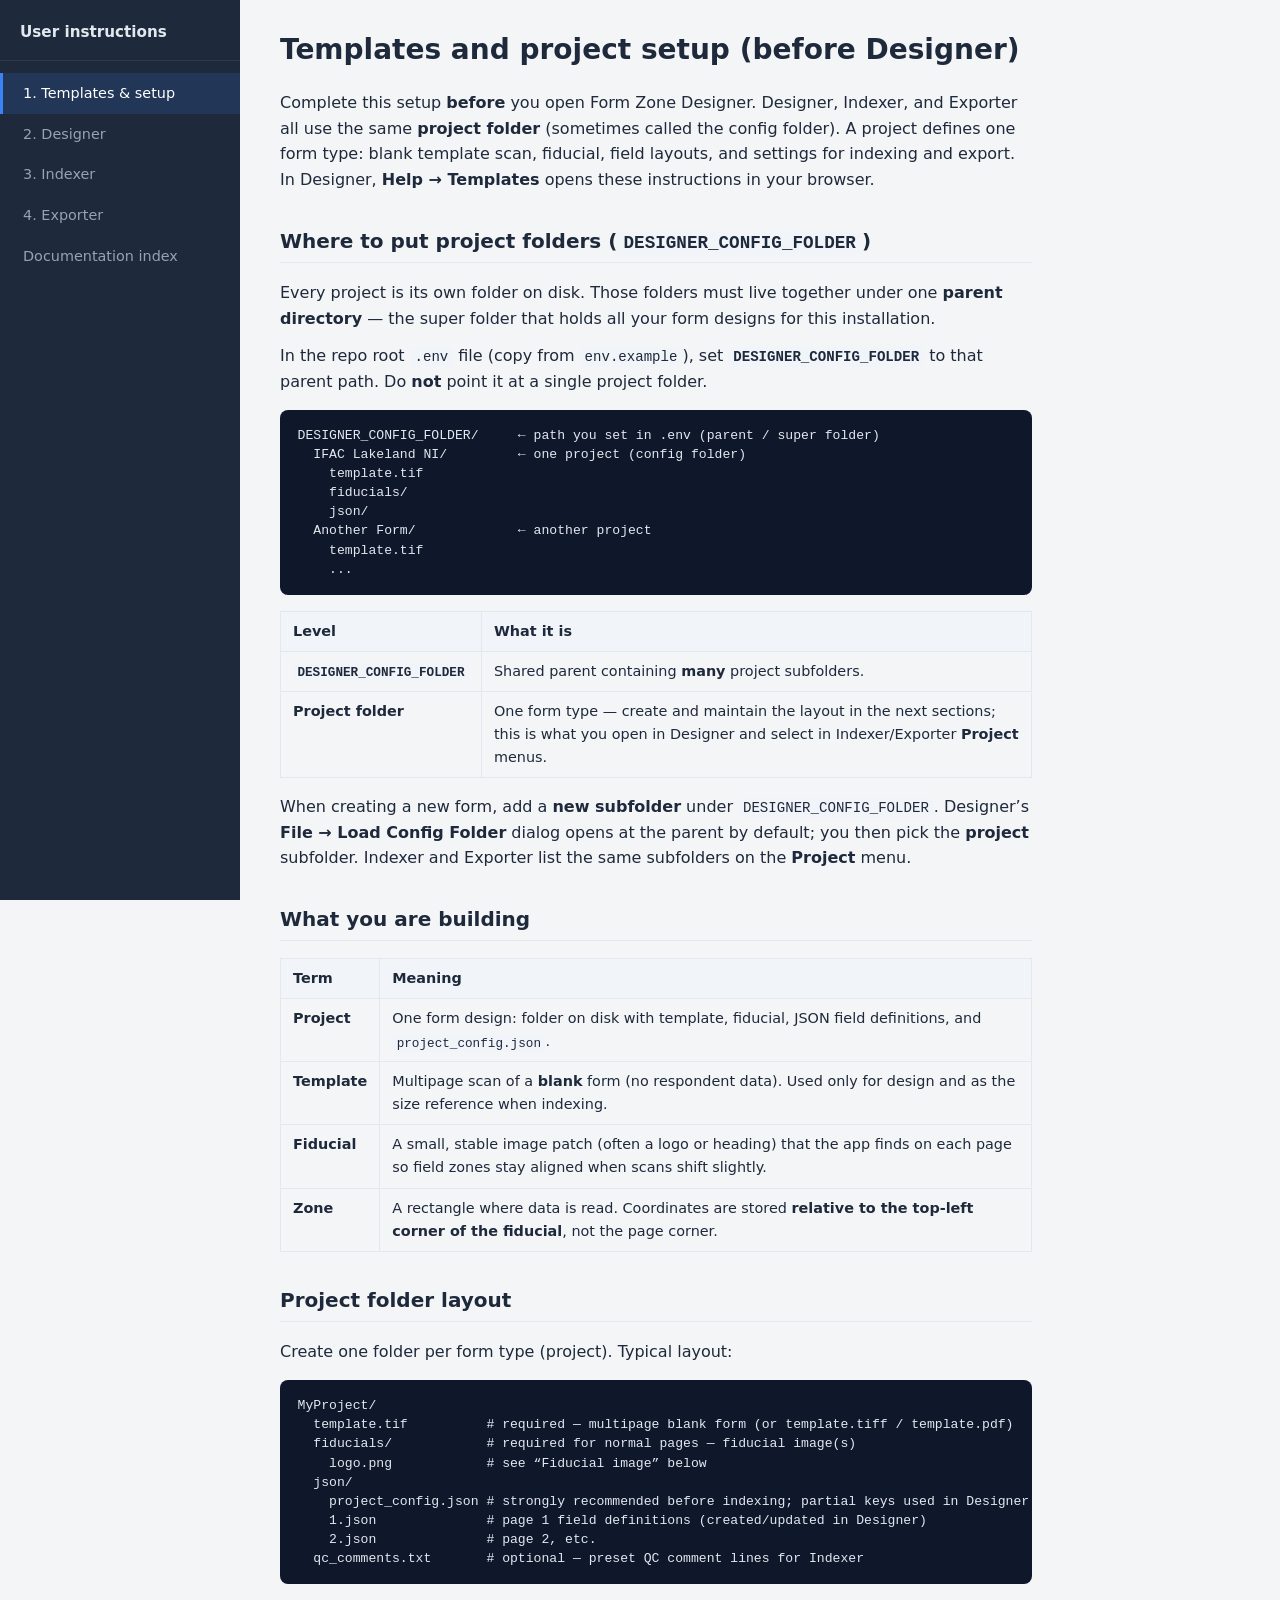
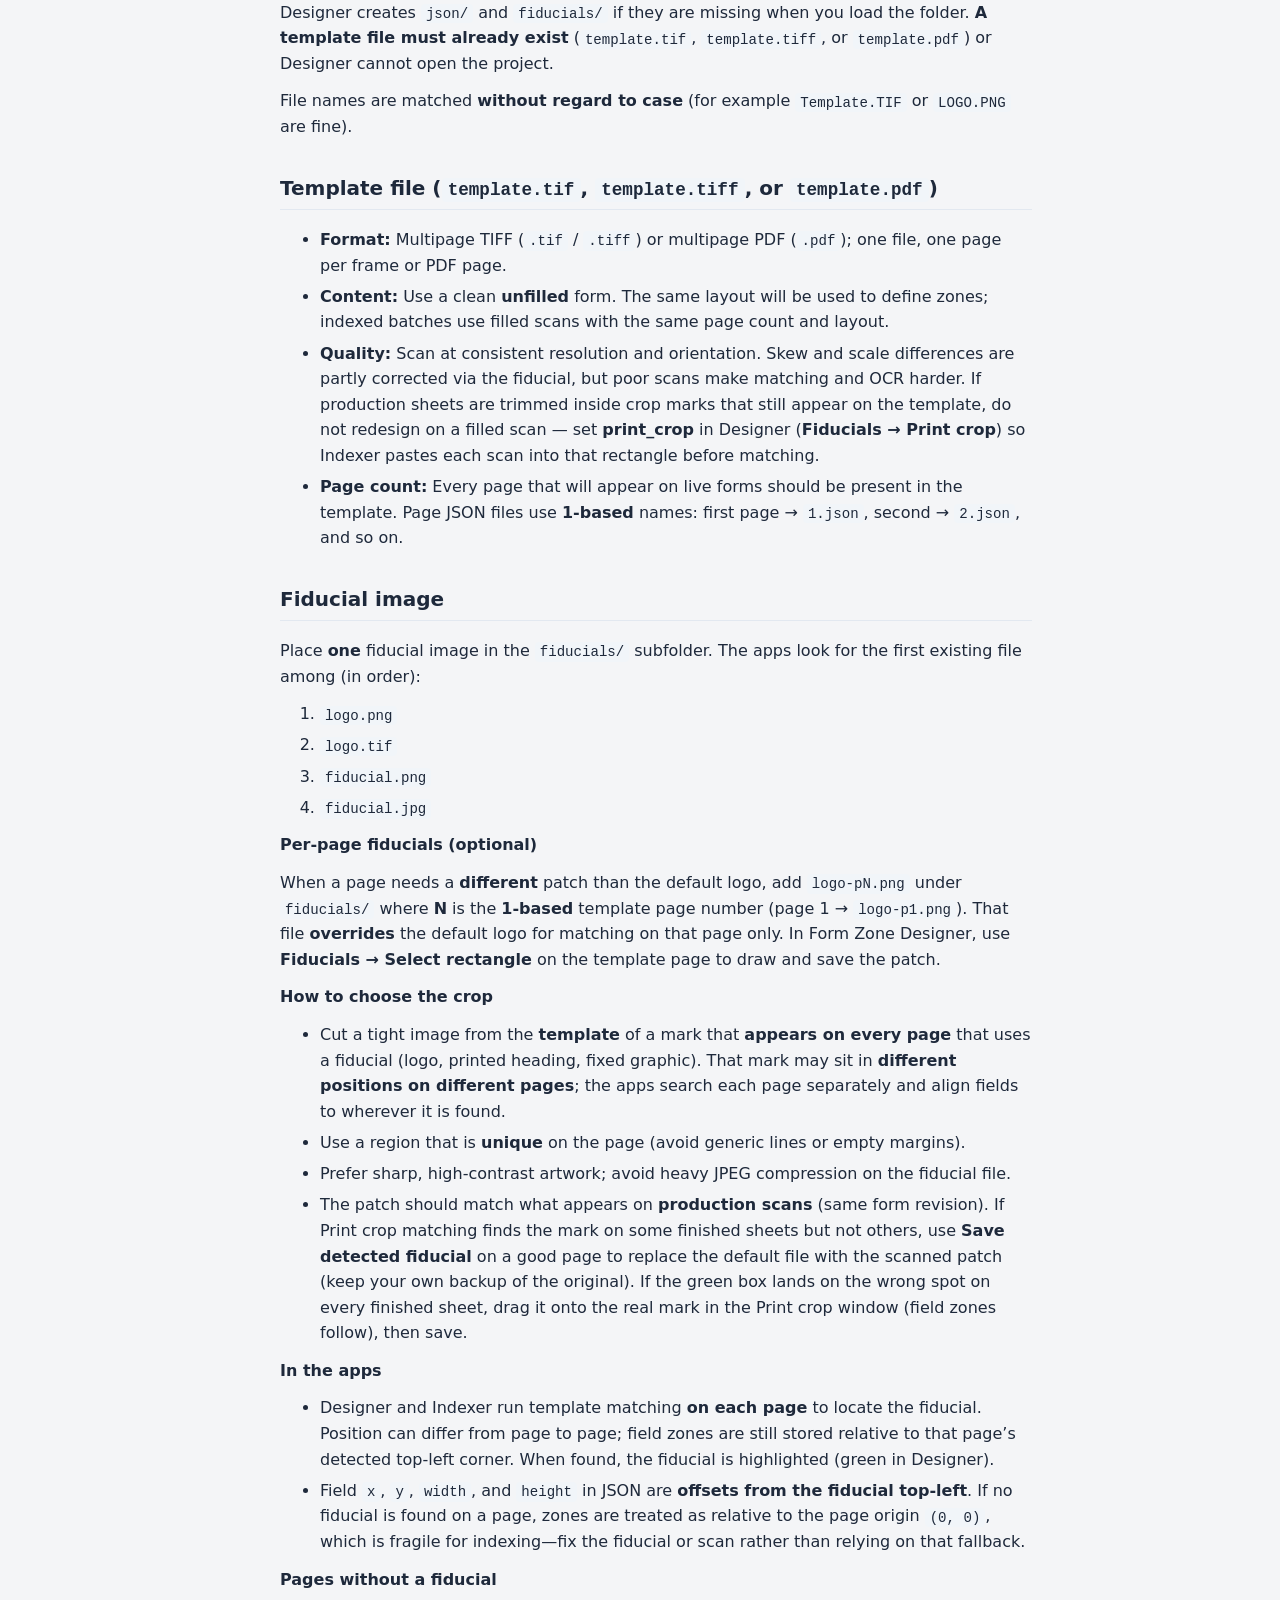
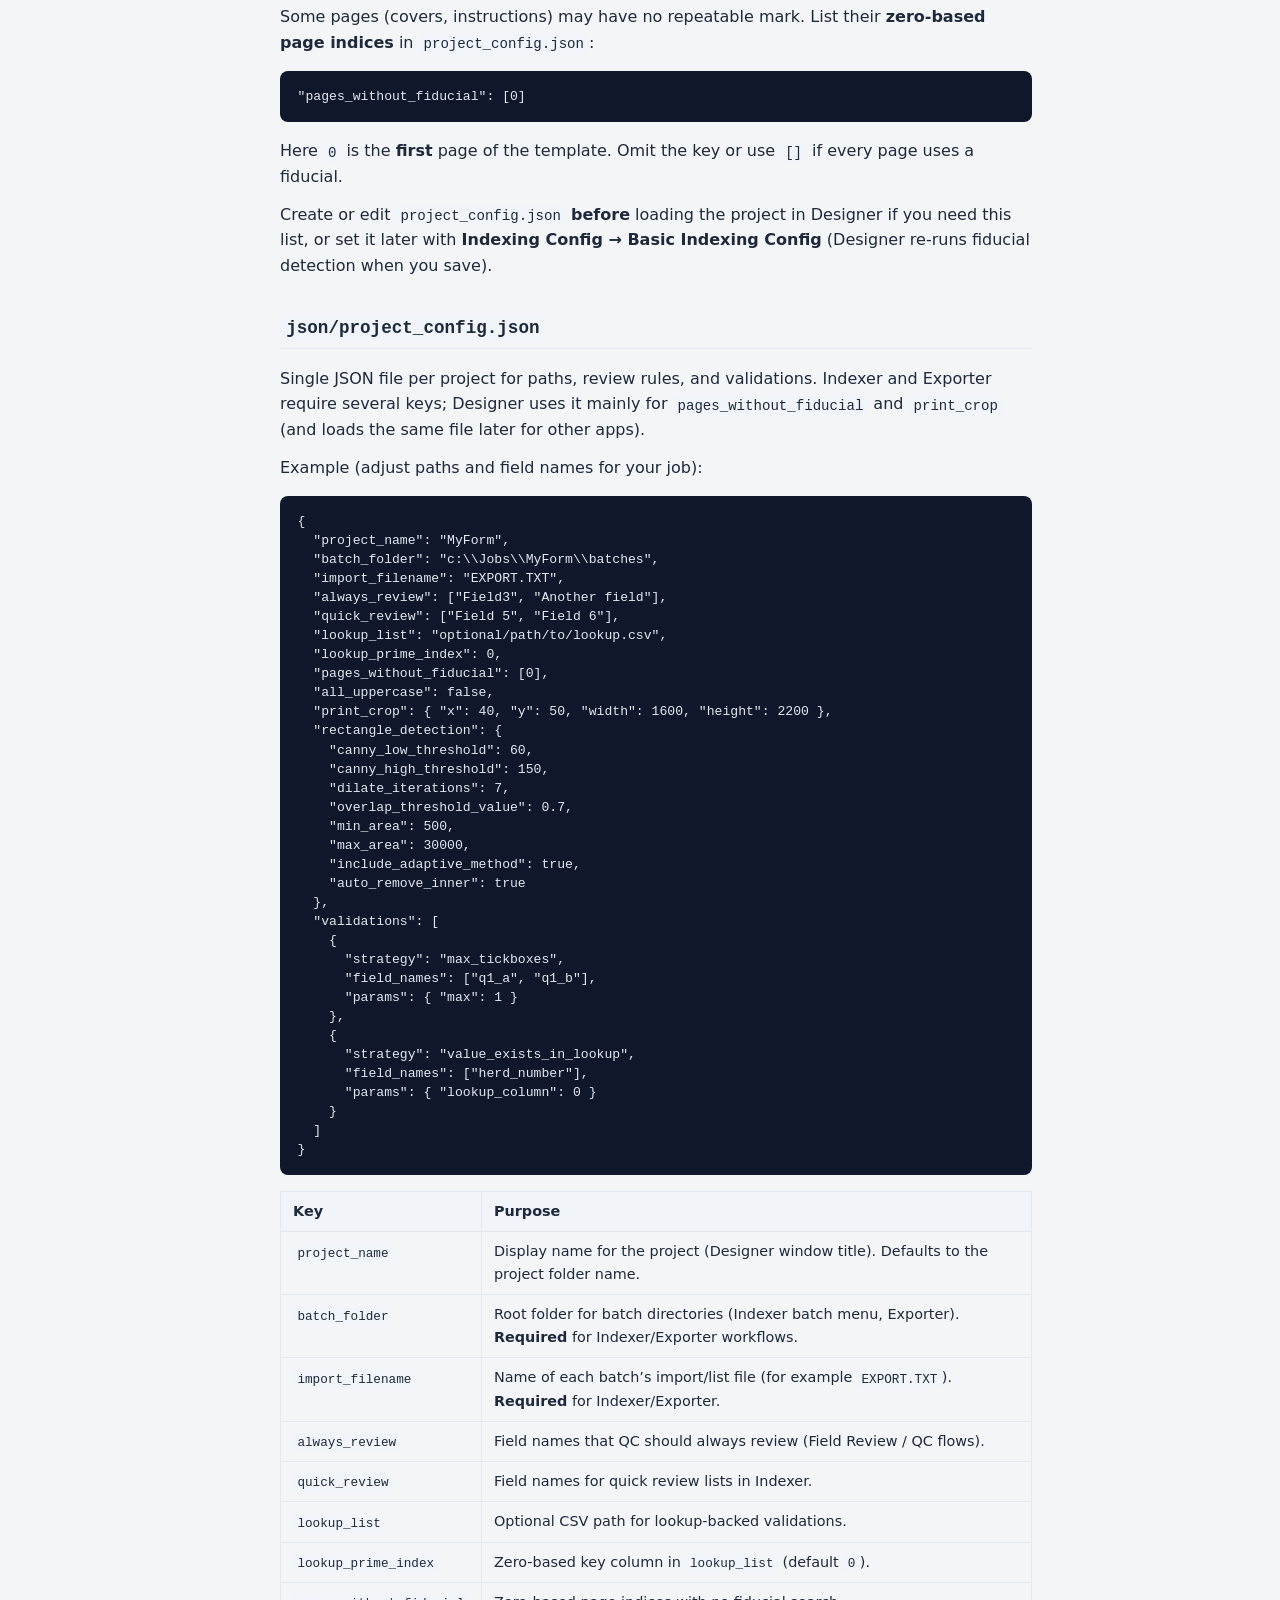
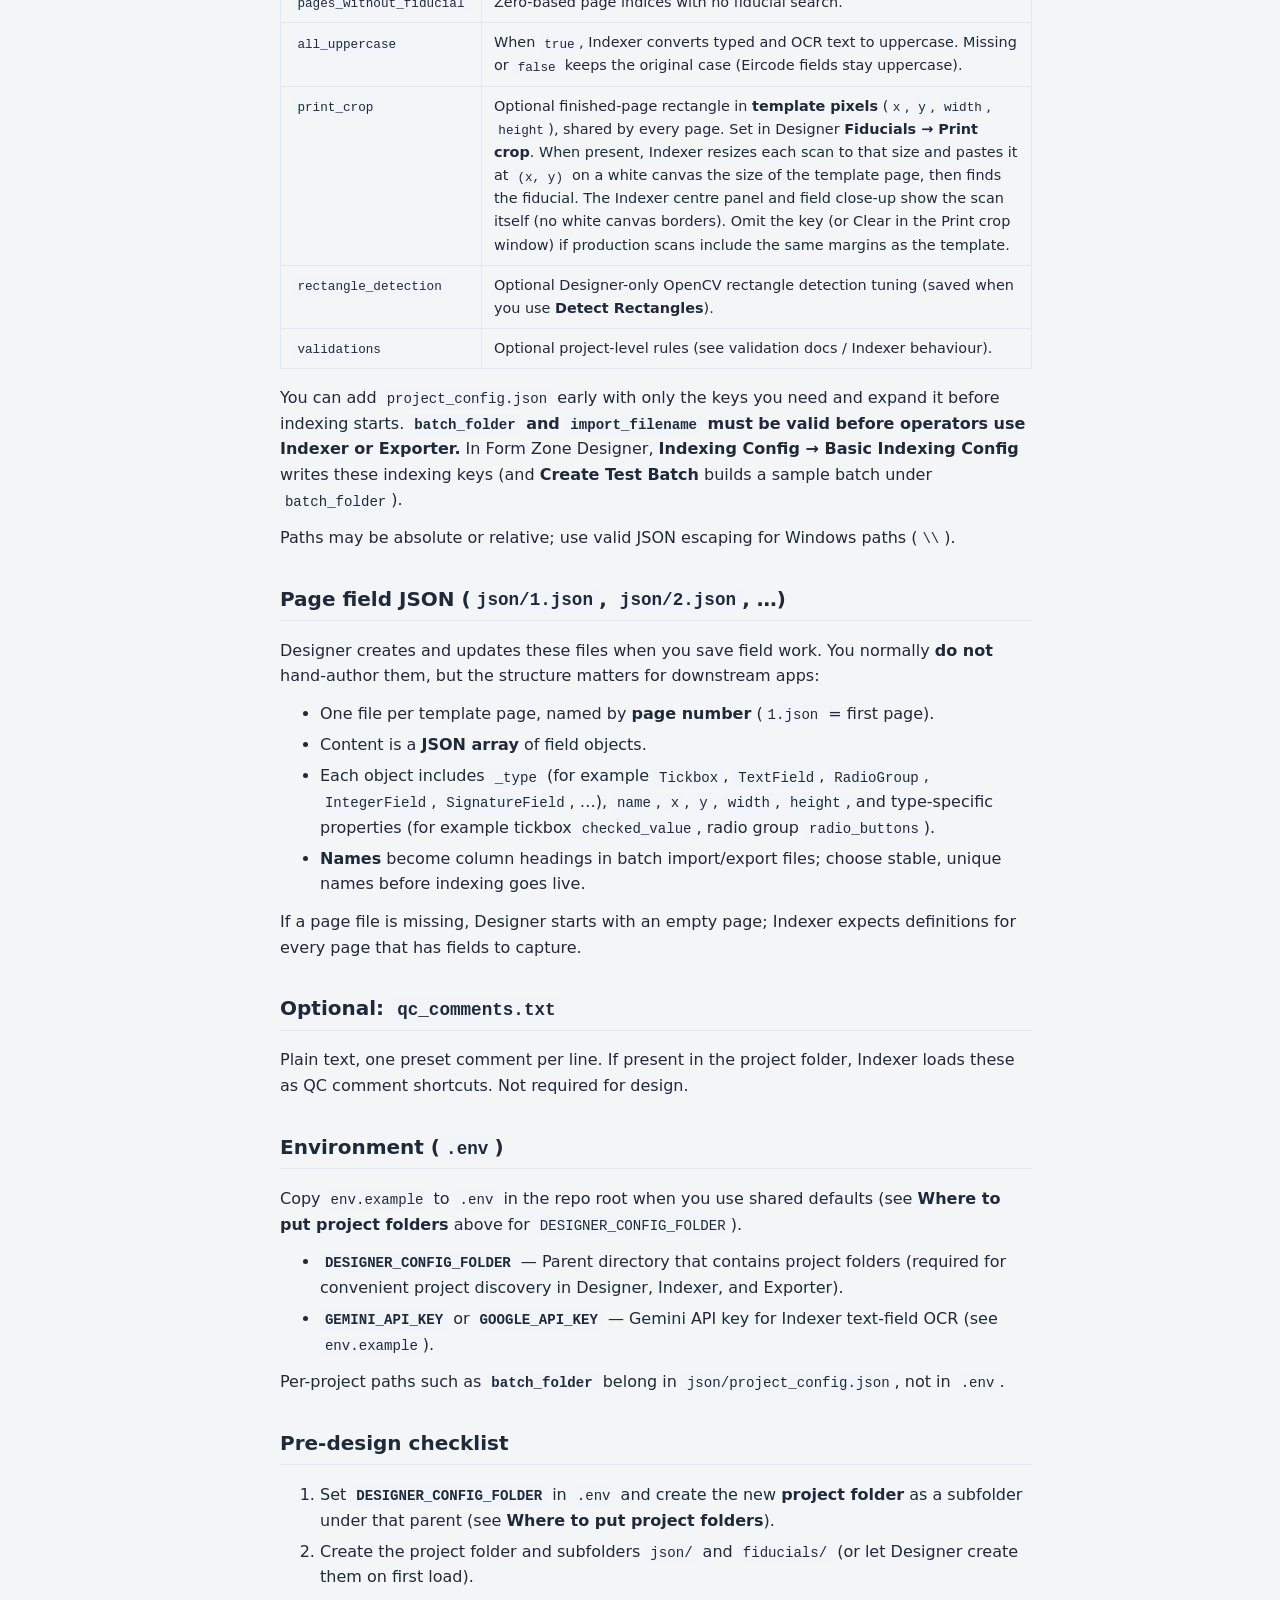
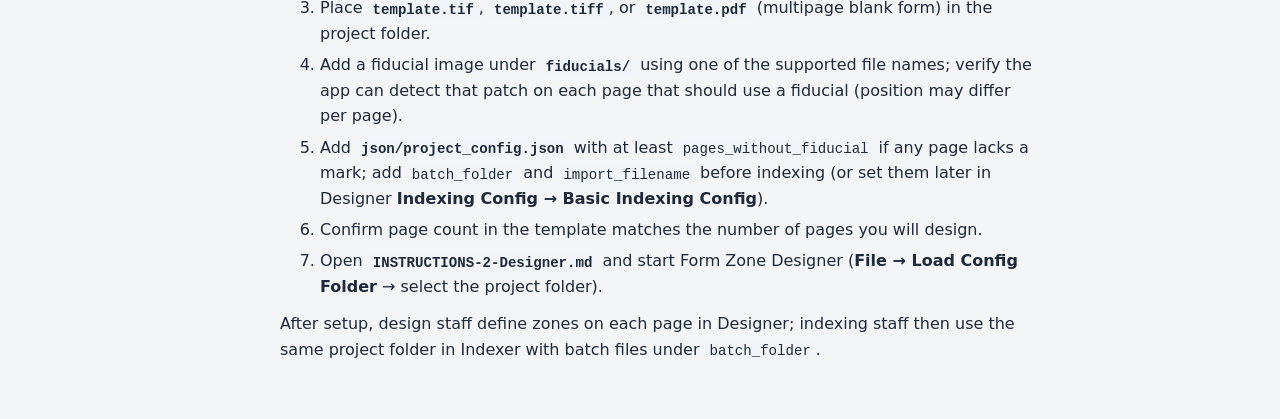
<file: USER_INSTRUCTIONS/html/index.html>
<!DOCTYPE html>
<html lang="en">
<head>
  <meta charset="utf-8">
  <meta http-equiv="refresh" content="0; url=templates.html">
  <title>User instructions</title>
  <link rel="stylesheet" href="styles.css">
</head>
<body>
  <p><a href="templates.html">Continue to instructions</a></p>
</body>
</html>
</file>
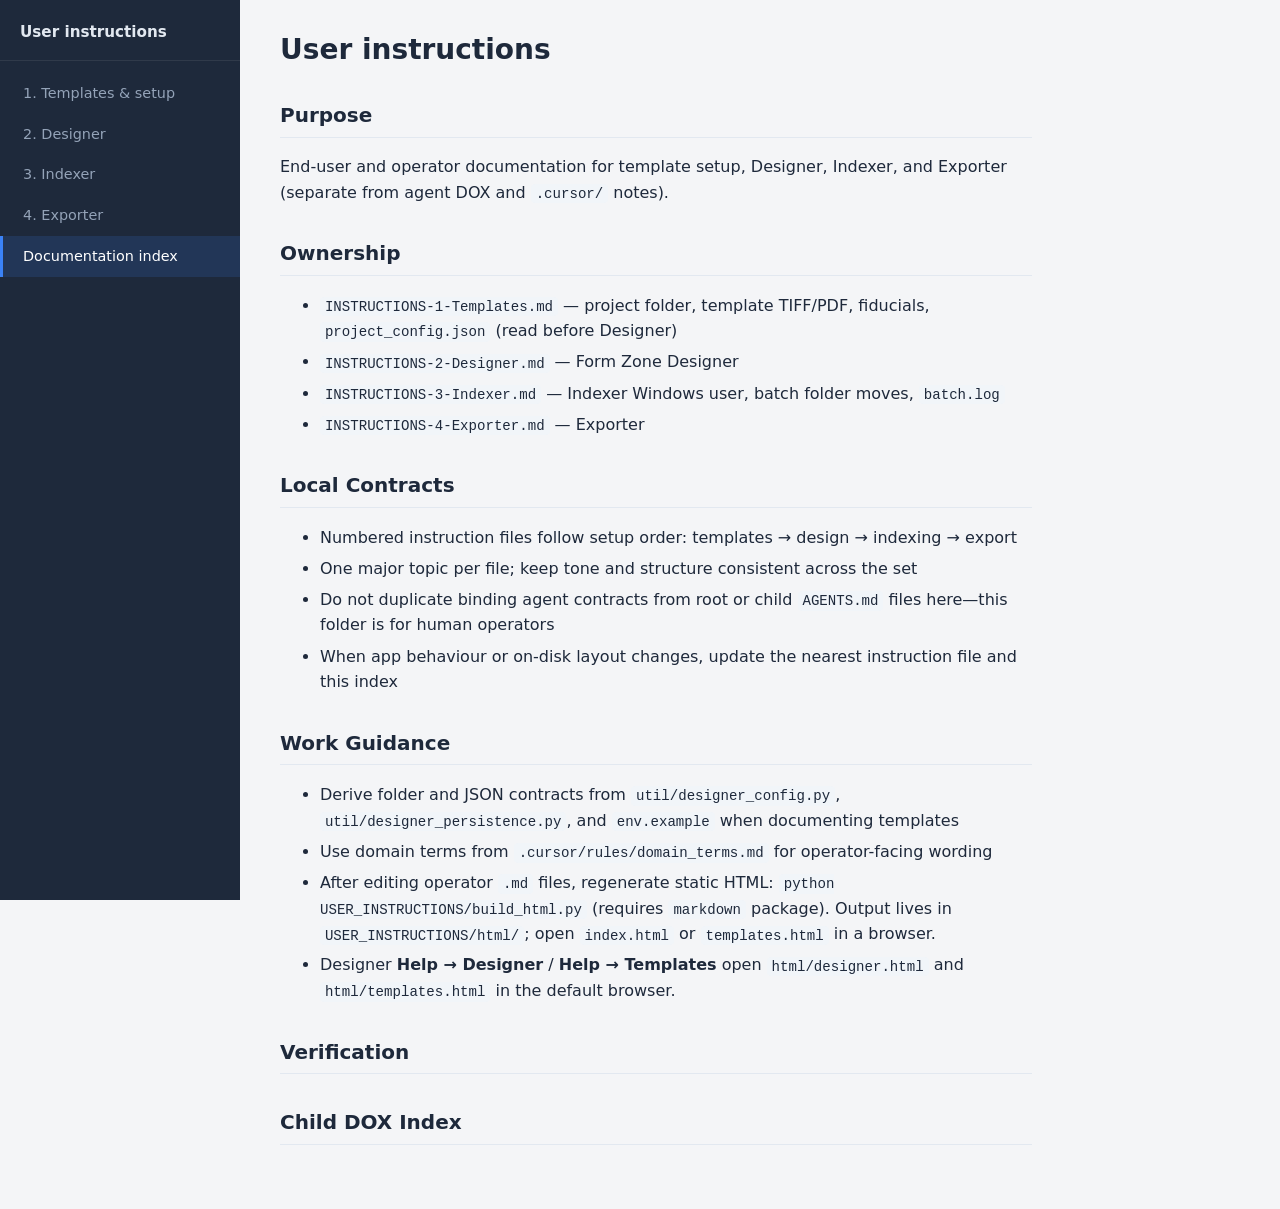
<file: USER_INSTRUCTIONS/html/agents.html>
<!DOCTYPE html>
<html lang="en">
<head>
  <meta charset="utf-8">
  <meta name="viewport" content="width=device-width, initial-scale=1">
  <title>User instructions — Form indexing suite</title>
  <link rel="stylesheet" href="styles.css">
</head>
<body>
  <nav class="sidebar" aria-label="Instructions">
    <div class="sidebar-brand">User instructions</div>
    <ul class="nav-list">
        <li><a href="templates.html" class="">1. Templates &amp; setup</a></li>
        <li><a href="designer.html" class="">2. Designer</a></li>
        <li><a href="indexer.html" class="">3. Indexer</a></li>
        <li><a href="exporter.html" class="">4. Exporter</a></li>
        <li><a href="agents.html" class="active">Documentation index</a></li>
    </ul>
  </nav>
  <main class="content">
    <article class="doc">
<h1>User instructions</h1>
<h2>Purpose</h2>
<p>End-user and operator documentation for template setup, Designer, Indexer, and Exporter (separate from agent DOX and <code>.cursor/</code> notes).</p>
<h2>Ownership</h2>
<ul>
<li><code>INSTRUCTIONS-1-Templates.md</code> — project folder, template TIFF/PDF, fiducials, <code>project_config.json</code> (read before Designer)</li>
<li><code>INSTRUCTIONS-2-Designer.md</code> — Form Zone Designer</li>
<li><code>INSTRUCTIONS-3-Indexer.md</code> — Indexer Windows user, batch folder moves, <code>batch.log</code></li>
<li><code>INSTRUCTIONS-4-Exporter.md</code> — Exporter</li>
</ul>
<h2>Local Contracts</h2>
<ul>
<li>Numbered instruction files follow setup order: templates → design → indexing → export</li>
<li>One major topic per file; keep tone and structure consistent across the set</li>
<li>Do not duplicate binding agent contracts from root or child <code>AGENTS.md</code> files here—this folder is for human operators</li>
<li>When app behaviour or on-disk layout changes, update the nearest instruction file and this index</li>
</ul>
<h2>Work Guidance</h2>
<ul>
<li>Derive folder and JSON contracts from <code>util/designer_config.py</code>, <code>util/designer_persistence.py</code>, and <code>env.example</code> when documenting templates</li>
<li>Use domain terms from <code>.cursor/rules/domain_terms.md</code> for operator-facing wording</li>
<li>After editing operator <code>.md</code> files, regenerate static HTML: <code>python USER_INSTRUCTIONS/build_html.py</code> (requires <code>markdown</code> package). Output lives in <code>USER_INSTRUCTIONS/html/</code>; open <code>index.html</code> or <code>templates.html</code> in a browser.</li>
<li>Designer <strong>Help → Designer</strong> / <strong>Help → Templates</strong> open <code>html/designer.html</code> and <code>html/templates.html</code> in the default browser.</li>
</ul>
<h2>Verification</h2>
<h2>Child DOX Index</h2>
    </article>
  </main>
</body>
</html>
</file>
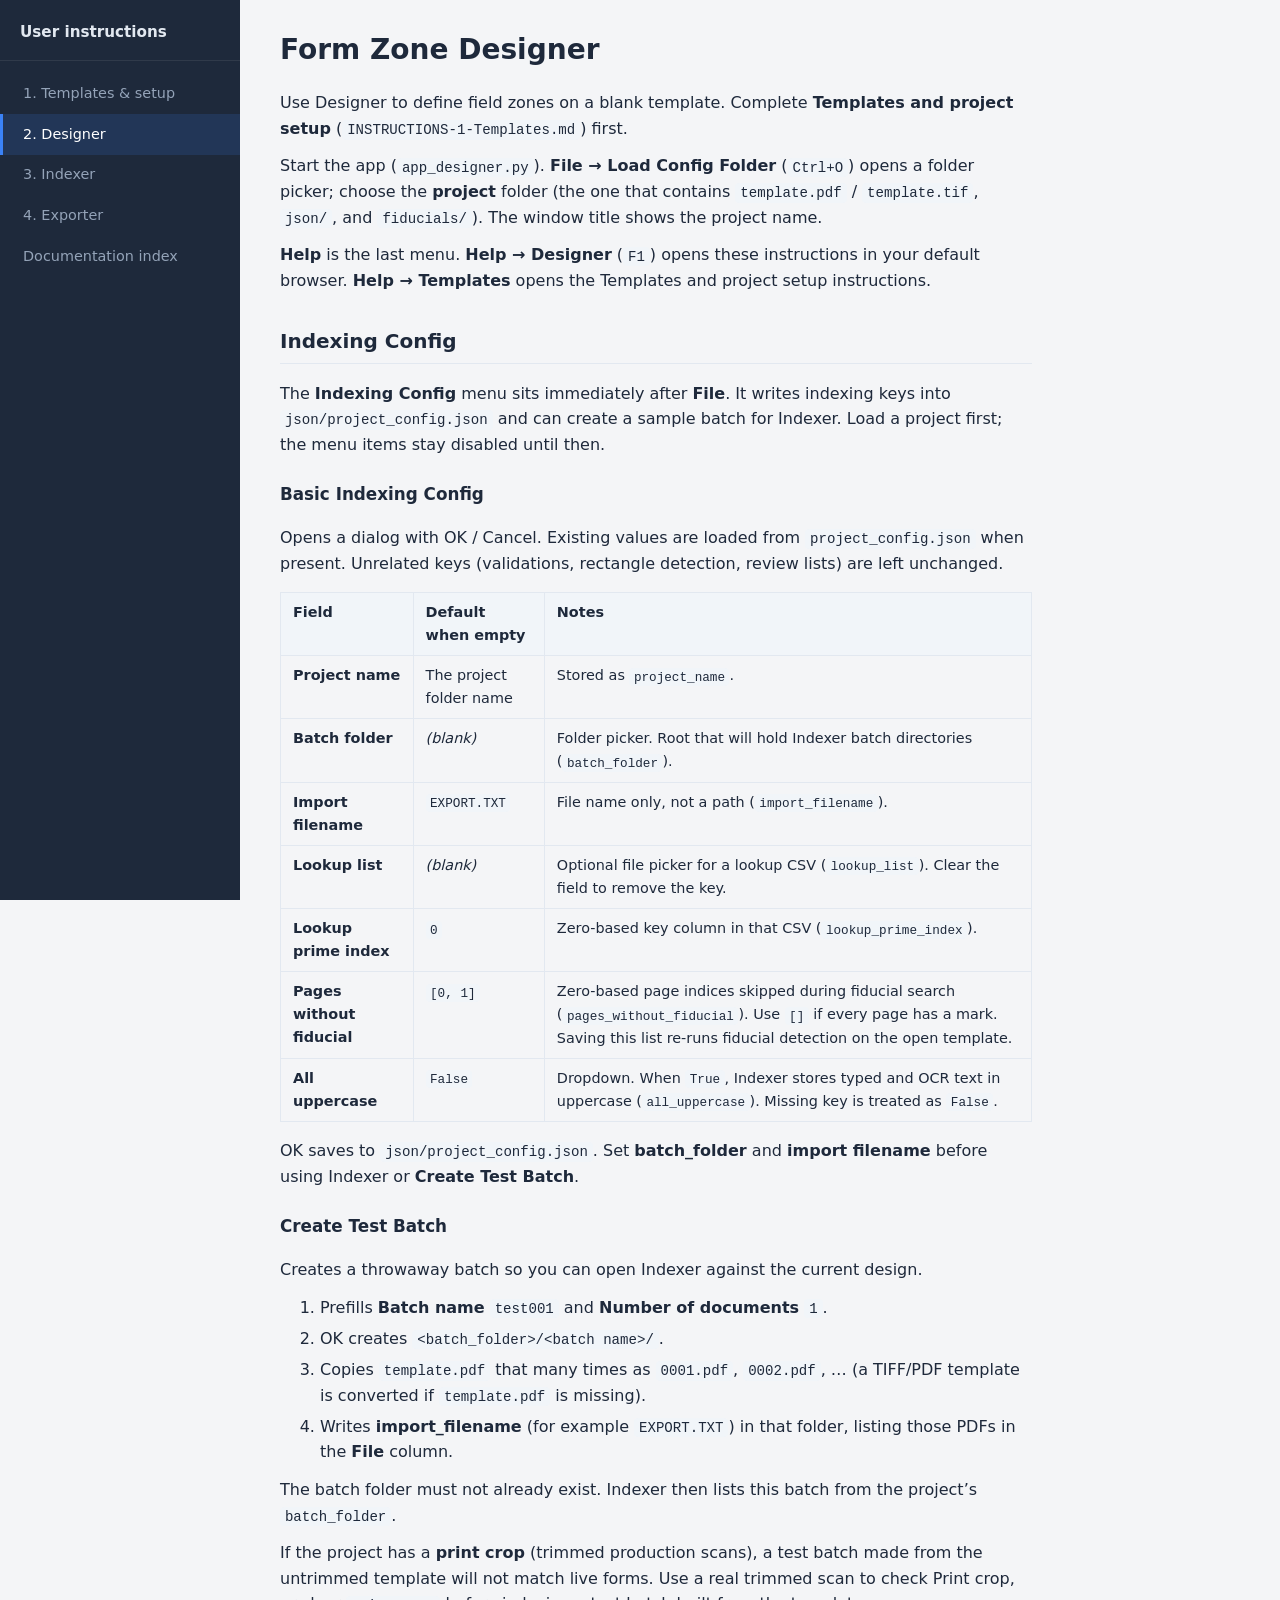
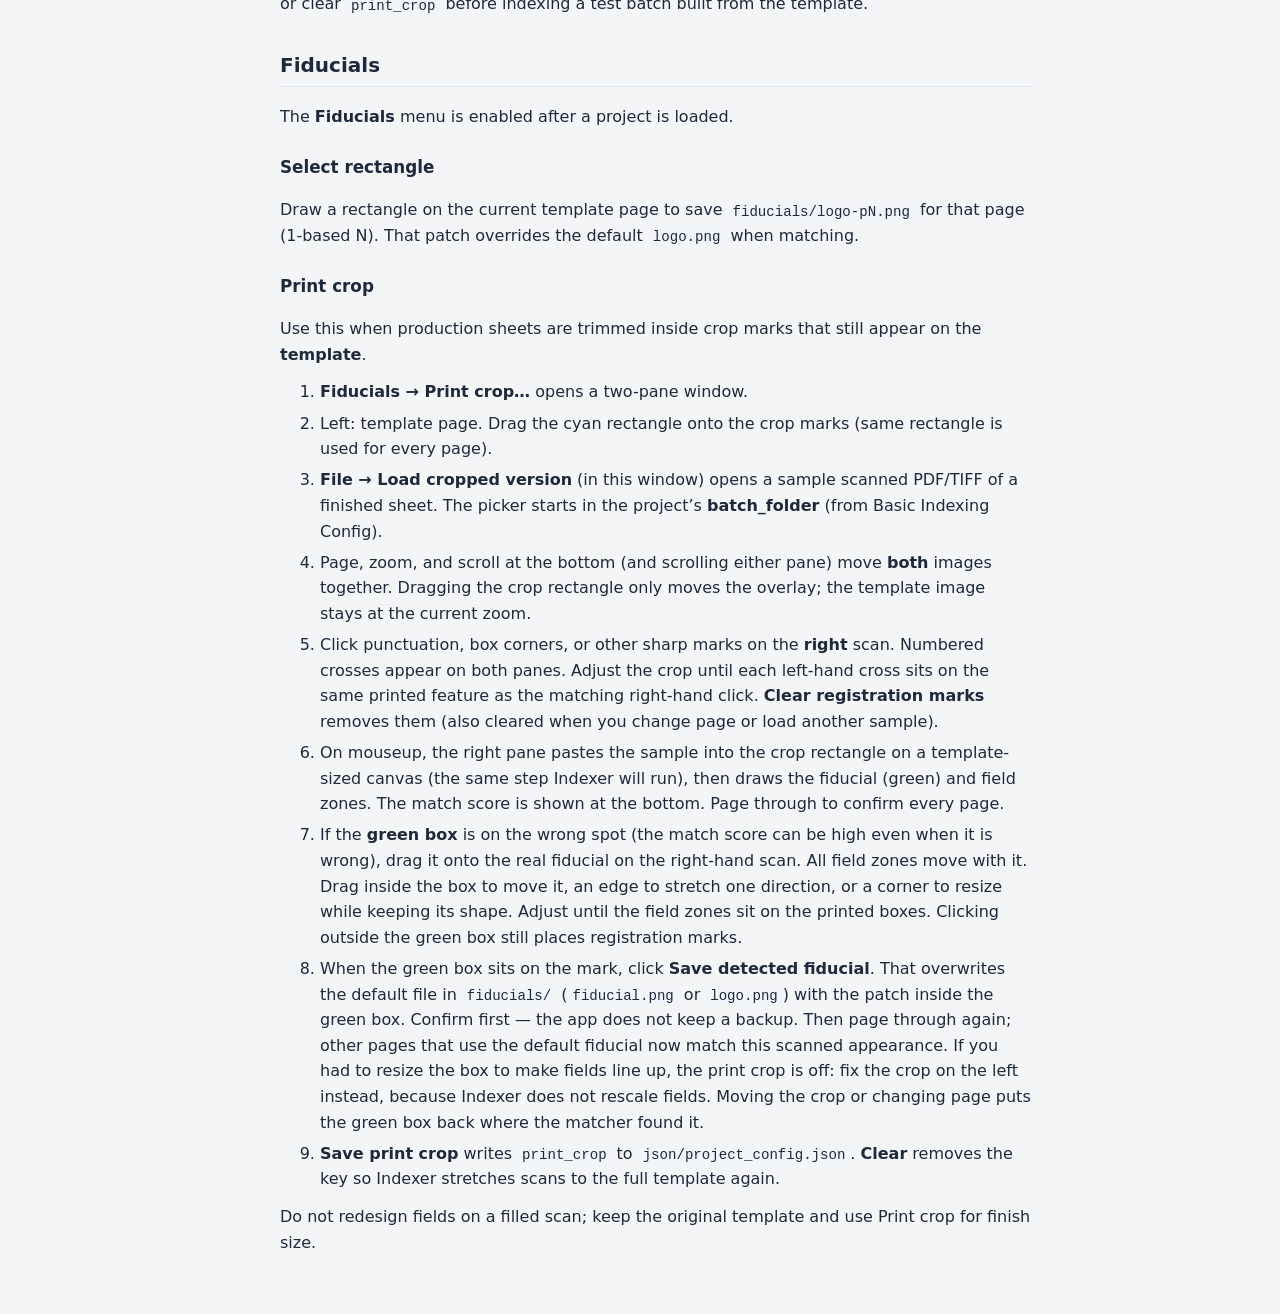
<file: USER_INSTRUCTIONS/html/designer.html>
<!DOCTYPE html>
<html lang="en">
<head>
  <meta charset="utf-8">
  <meta name="viewport" content="width=device-width, initial-scale=1">
  <title>Form Zone Designer — Form indexing suite</title>
  <link rel="stylesheet" href="styles.css">
</head>
<body>
  <nav class="sidebar" aria-label="Instructions">
    <div class="sidebar-brand">User instructions</div>
    <ul class="nav-list">
        <li><a href="templates.html" class="">1. Templates &amp; setup</a></li>
        <li><a href="designer.html" class="active">2. Designer</a></li>
        <li><a href="indexer.html" class="">3. Indexer</a></li>
        <li><a href="exporter.html" class="">4. Exporter</a></li>
        <li><a href="agents.html" class="">Documentation index</a></li>
    </ul>
  </nav>
  <main class="content">
    <article class="doc">
<h1>Form Zone Designer</h1>
<p>Use Designer to define field zones on a blank template. Complete <strong>Templates and project setup</strong> (<code>INSTRUCTIONS-1-Templates.md</code>) first.</p>
<p>Start the app (<code>app_designer.py</code>). <strong>File → Load Config Folder</strong> (<code>Ctrl+O</code>) opens a folder picker; choose the <strong>project</strong> folder (the one that contains <code>template.pdf</code> / <code>template.tif</code>, <code>json/</code>, and <code>fiducials/</code>). The window title shows the project name.</p>
<p><strong>Help</strong> is the last menu. <strong>Help → Designer</strong> (<code>F1</code>) opens these instructions in your default browser. <strong>Help → Templates</strong> opens the Templates and project setup instructions.</p>
<h2>Indexing Config</h2>
<p>The <strong>Indexing Config</strong> menu sits immediately after <strong>File</strong>. It writes indexing keys into <code>json/project_config.json</code> and can create a sample batch for Indexer. Load a project first; the menu items stay disabled until then.</p>
<h3>Basic Indexing Config</h3>
<p>Opens a dialog with OK / Cancel. Existing values are loaded from <code>project_config.json</code> when present. Unrelated keys (validations, rectangle detection, review lists) are left unchanged.</p>
<table>
<thead>
<tr>
<th>Field</th>
<th>Default when empty</th>
<th>Notes</th>
</tr>
</thead>
<tbody>
<tr>
<td><strong>Project name</strong></td>
<td>The project folder name</td>
<td>Stored as <code>project_name</code>.</td>
</tr>
<tr>
<td><strong>Batch folder</strong></td>
<td><em>(blank)</em></td>
<td>Folder picker. Root that will hold Indexer batch directories (<code>batch_folder</code>).</td>
</tr>
<tr>
<td><strong>Import filename</strong></td>
<td><code>EXPORT.TXT</code></td>
<td>File name only, not a path (<code>import_filename</code>).</td>
</tr>
<tr>
<td><strong>Lookup list</strong></td>
<td><em>(blank)</em></td>
<td>Optional file picker for a lookup CSV (<code>lookup_list</code>). Clear the field to remove the key.</td>
</tr>
<tr>
<td><strong>Lookup prime index</strong></td>
<td><code>0</code></td>
<td>Zero-based key column in that CSV (<code>lookup_prime_index</code>).</td>
</tr>
<tr>
<td><strong>Pages without fiducial</strong></td>
<td><code>[0, 1]</code></td>
<td>Zero-based page indices skipped during fiducial search (<code>pages_without_fiducial</code>). Use <code>[]</code> if every page has a mark. Saving this list re-runs fiducial detection on the open template.</td>
</tr>
<tr>
<td><strong>All uppercase</strong></td>
<td><code>False</code></td>
<td>Dropdown. When <code>True</code>, Indexer stores typed and OCR text in uppercase (<code>all_uppercase</code>). Missing key is treated as <code>False</code>.</td>
</tr>
</tbody>
</table>
<p>OK saves to <code>json/project_config.json</code>. Set <strong>batch_folder</strong> and <strong>import filename</strong> before using Indexer or <strong>Create Test Batch</strong>.</p>
<h3>Create Test Batch</h3>
<p>Creates a throwaway batch so you can open Indexer against the current design.</p>
<ol>
<li>Prefills <strong>Batch name</strong> <code>test001</code> and <strong>Number of documents</strong> <code>1</code>.</li>
<li>OK creates <code>&lt;batch_folder&gt;/&lt;batch name&gt;/</code>.</li>
<li>Copies <code>template.pdf</code> that many times as <code>0001.pdf</code>, <code>0002.pdf</code>, … (a TIFF/PDF template is converted if <code>template.pdf</code> is missing).</li>
<li>Writes <strong>import_filename</strong> (for example <code>EXPORT.TXT</code>) in that folder, listing those PDFs in the <strong>File</strong> column.</li>
</ol>
<p>The batch folder must not already exist. Indexer then lists this batch from the project’s <code>batch_folder</code>.</p>
<p>If the project has a <strong>print crop</strong> (trimmed production scans), a test batch made from the untrimmed template will not match live forms. Use a real trimmed scan to check Print crop, or clear <code>print_crop</code> before indexing a test batch built from the template.</p>
<h2>Fiducials</h2>
<p>The <strong>Fiducials</strong> menu is enabled after a project is loaded.</p>
<h3>Select rectangle</h3>
<p>Draw a rectangle on the current template page to save <code>fiducials/logo-pN.png</code> for that page (1-based N). That patch overrides the default <code>logo.png</code> when matching.</p>
<h3>Print crop</h3>
<p>Use this when production sheets are trimmed inside crop marks that still appear on the <strong>template</strong>.</p>
<ol>
<li><strong>Fiducials → Print crop…</strong> opens a two-pane window.</li>
<li>Left: template page. Drag the cyan rectangle onto the crop marks (same rectangle is used for every page).</li>
<li><strong>File → Load cropped version</strong> (in this window) opens a sample scanned PDF/TIFF of a finished sheet. The picker starts in the project’s <strong>batch_folder</strong> (from Basic Indexing Config).</li>
<li>Page, zoom, and scroll at the bottom (and scrolling either pane) move <strong>both</strong> images together. Dragging the crop rectangle only moves the overlay; the template image stays at the current zoom.</li>
<li>Click punctuation, box corners, or other sharp marks on the <strong>right</strong> scan. Numbered crosses appear on both panes. Adjust the crop until each left-hand cross sits on the same printed feature as the matching right-hand click. <strong>Clear registration marks</strong> removes them (also cleared when you change page or load another sample).</li>
<li>On mouseup, the right pane pastes the sample into the crop rectangle on a template-sized canvas (the same step Indexer will run), then draws the fiducial (green) and field zones. The match score is shown at the bottom. Page through to confirm every page.</li>
<li>If the <strong>green box</strong> is on the wrong spot (the match score can be high even when it is wrong), drag it onto the real fiducial on the right-hand scan. All field zones move with it. Drag inside the box to move it, an edge to stretch one direction, or a corner to resize while keeping its shape. Adjust until the field zones sit on the printed boxes. Clicking outside the green box still places registration marks.</li>
<li>When the green box sits on the mark, click <strong>Save detected fiducial</strong>. That overwrites the default file in <code>fiducials/</code> (<code>fiducial.png</code> or <code>logo.png</code>) with the patch inside the green box. Confirm first — the app does not keep a backup. Then page through again; other pages that use the default fiducial now match this scanned appearance. If you had to resize the box to make fields line up, the print crop is off: fix the crop on the left instead, because Indexer does not rescale fields. Moving the crop or changing page puts the green box back where the matcher found it.</li>
<li><strong>Save print crop</strong> writes <code>print_crop</code> to <code>json/project_config.json</code>. <strong>Clear</strong> removes the key so Indexer stretches scans to the full template again.</li>
</ol>
<p>Do not redesign fields on a filled scan; keep the original template and use Print crop for finish size.</p>
    </article>
  </main>
</body>
</html>
</file>
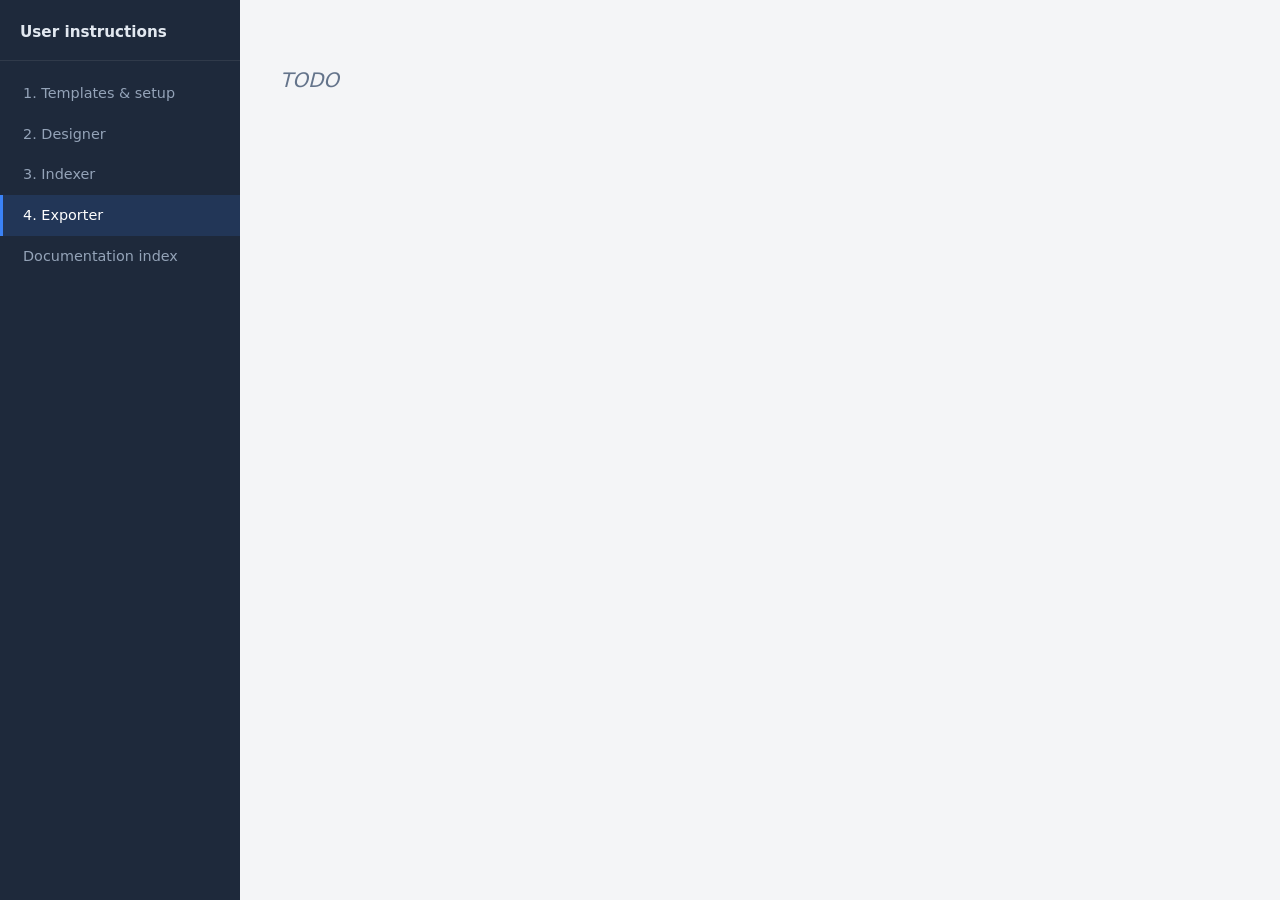
<file: USER_INSTRUCTIONS/html/exporter.html>
<!DOCTYPE html>
<html lang="en">
<head>
  <meta charset="utf-8">
  <meta name="viewport" content="width=device-width, initial-scale=1">
  <title>Exporter — Form indexing suite</title>
  <link rel="stylesheet" href="styles.css">
</head>
<body>
  <nav class="sidebar" aria-label="Instructions">
    <div class="sidebar-brand">User instructions</div>
    <ul class="nav-list">
        <li><a href="templates.html" class="">1. Templates &amp; setup</a></li>
        <li><a href="designer.html" class="">2. Designer</a></li>
        <li><a href="indexer.html" class="">3. Indexer</a></li>
        <li><a href="exporter.html" class="active">4. Exporter</a></li>
        <li><a href="agents.html" class="">Documentation index</a></li>
    </ul>
  </nav>
  <main class="content">
    <article class="doc">
<p class="todo">TODO</p>
    </article>
  </main>
</body>
</html>
</file>
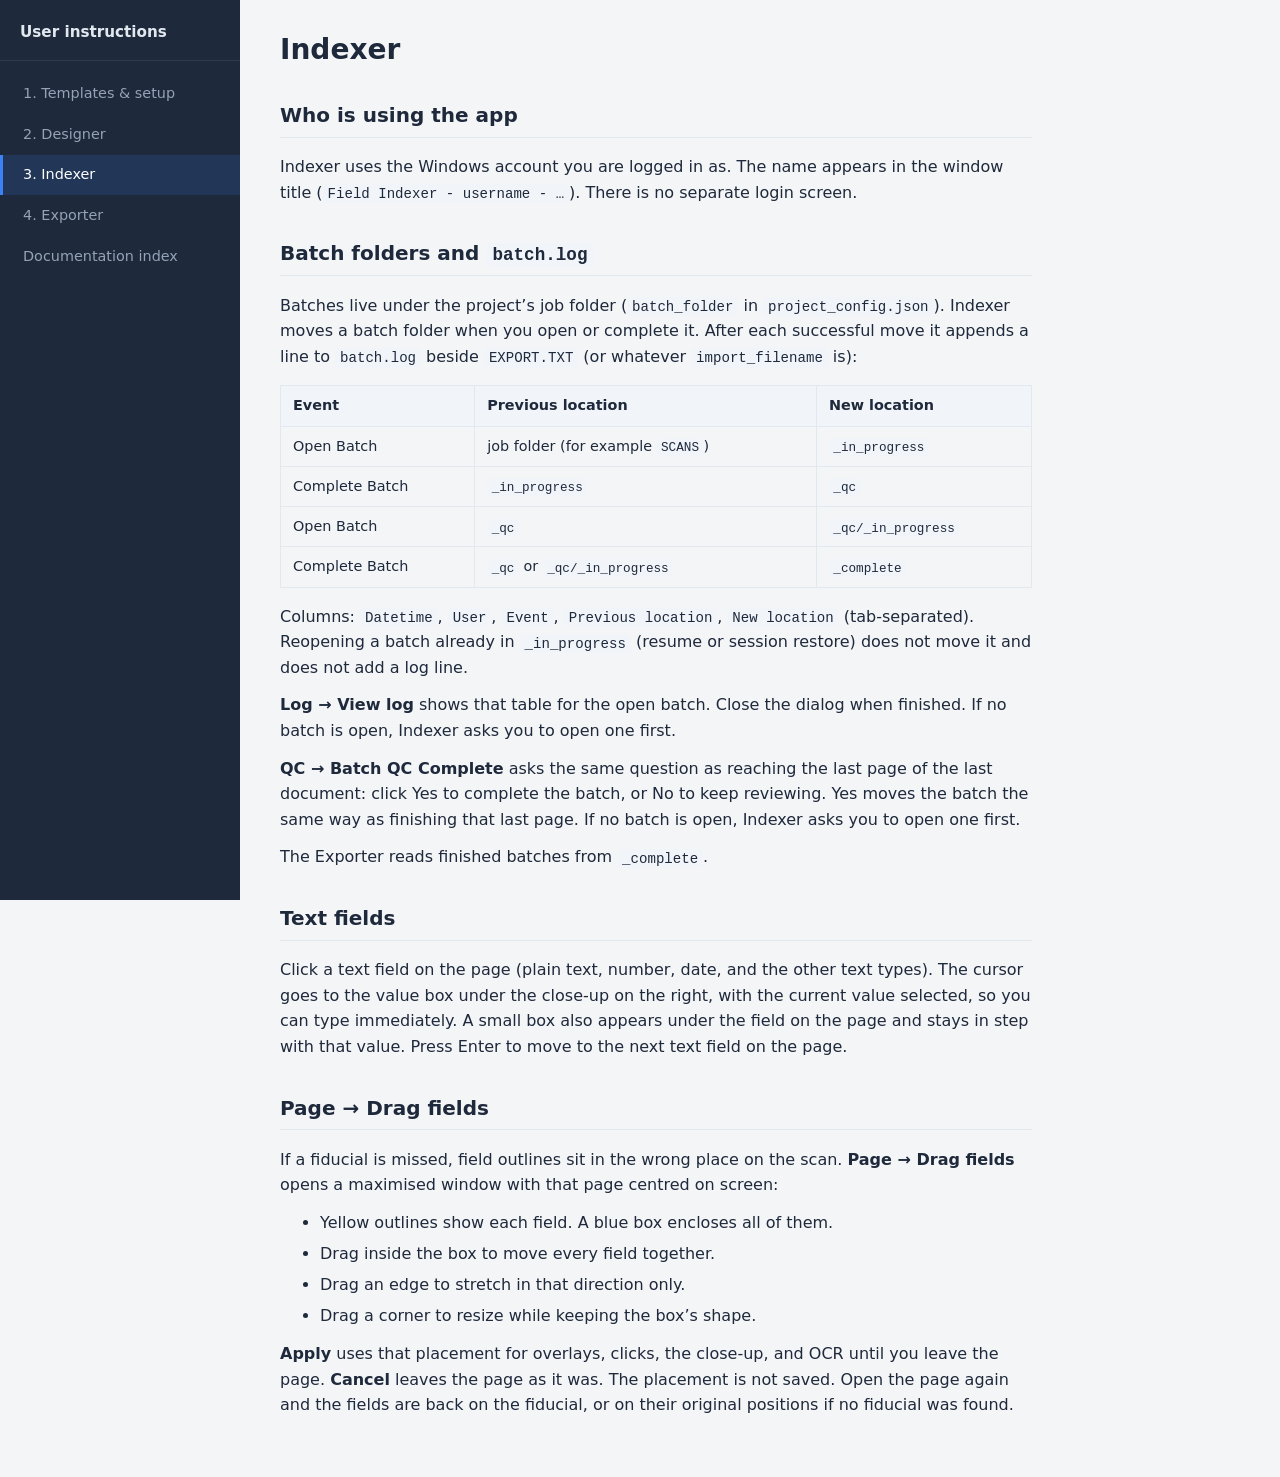
<file: USER_INSTRUCTIONS/html/indexer.html>
<!DOCTYPE html>
<html lang="en">
<head>
  <meta charset="utf-8">
  <meta name="viewport" content="width=device-width, initial-scale=1">
  <title>Indexer — Form indexing suite</title>
  <link rel="stylesheet" href="styles.css">
</head>
<body>
  <nav class="sidebar" aria-label="Instructions">
    <div class="sidebar-brand">User instructions</div>
    <ul class="nav-list">
        <li><a href="templates.html" class="">1. Templates &amp; setup</a></li>
        <li><a href="designer.html" class="">2. Designer</a></li>
        <li><a href="indexer.html" class="active">3. Indexer</a></li>
        <li><a href="exporter.html" class="">4. Exporter</a></li>
        <li><a href="agents.html" class="">Documentation index</a></li>
    </ul>
  </nav>
  <main class="content">
    <article class="doc">
<h1>Indexer</h1>
<h2>Who is using the app</h2>
<p>Indexer uses the Windows account you are logged in as. The name appears in the window title (<code>Field Indexer - username - …</code>). There is no separate login screen.</p>
<h2>Batch folders and <code>batch.log</code></h2>
<p>Batches live under the project’s job folder (<code>batch_folder</code> in <code>project_config.json</code>). Indexer moves a batch folder when you open or complete it. After each successful move it appends a line to <code>batch.log</code> beside <code>EXPORT.TXT</code> (or whatever <code>import_filename</code> is):</p>
<table>
<thead>
<tr>
<th>Event</th>
<th>Previous location</th>
<th>New location</th>
</tr>
</thead>
<tbody>
<tr>
<td>Open Batch</td>
<td>job folder (for example <code>SCANS</code>)</td>
<td><code>_in_progress</code></td>
</tr>
<tr>
<td>Complete Batch</td>
<td><code>_in_progress</code></td>
<td><code>_qc</code></td>
</tr>
<tr>
<td>Open Batch</td>
<td><code>_qc</code></td>
<td><code>_qc/_in_progress</code></td>
</tr>
<tr>
<td>Complete Batch</td>
<td><code>_qc</code> or <code>_qc/_in_progress</code></td>
<td><code>_complete</code></td>
</tr>
</tbody>
</table>
<p>Columns: <code>Datetime</code>, <code>User</code>, <code>Event</code>, <code>Previous location</code>, <code>New location</code> (tab-separated). Reopening a batch already in <code>_in_progress</code> (resume or session restore) does not move it and does not add a log line.</p>
<p><strong>Log → View log</strong> shows that table for the open batch. Close the dialog when finished. If no batch is open, Indexer asks you to open one first.</p>
<p><strong>QC → Batch QC Complete</strong> asks the same question as reaching the last page of the last document: click Yes to complete the batch, or No to keep reviewing. Yes moves the batch the same way as finishing that last page. If no batch is open, Indexer asks you to open one first.</p>
<p>The Exporter reads finished batches from <code>_complete</code>.</p>
<h2>Text fields</h2>
<p>Click a text field on the page (plain text, number, date, and the other text types). The cursor goes to the value box under the close-up on the right, with the current value selected, so you can type immediately. A small box also appears under the field on the page and stays in step with that value. Press Enter to move to the next text field on the page.</p>
<h2>Page → Drag fields</h2>
<p>If a fiducial is missed, field outlines sit in the wrong place on the scan. <strong>Page → Drag fields</strong> opens a maximised window with that page centred on screen:</p>
<ul>
<li>Yellow outlines show each field. A blue box encloses all of them.</li>
<li>Drag inside the box to move every field together.</li>
<li>Drag an edge to stretch in that direction only.</li>
<li>Drag a corner to resize while keeping the box’s shape.</li>
</ul>
<p><strong>Apply</strong> uses that placement for overlays, clicks, the close-up, and OCR until you leave the page. <strong>Cancel</strong> leaves the page as it was. The placement is not saved. Open the page again and the fields are back on the fiducial, or on their original positions if no fiducial was found.</p>
    </article>
  </main>
</body>
</html>
</file>
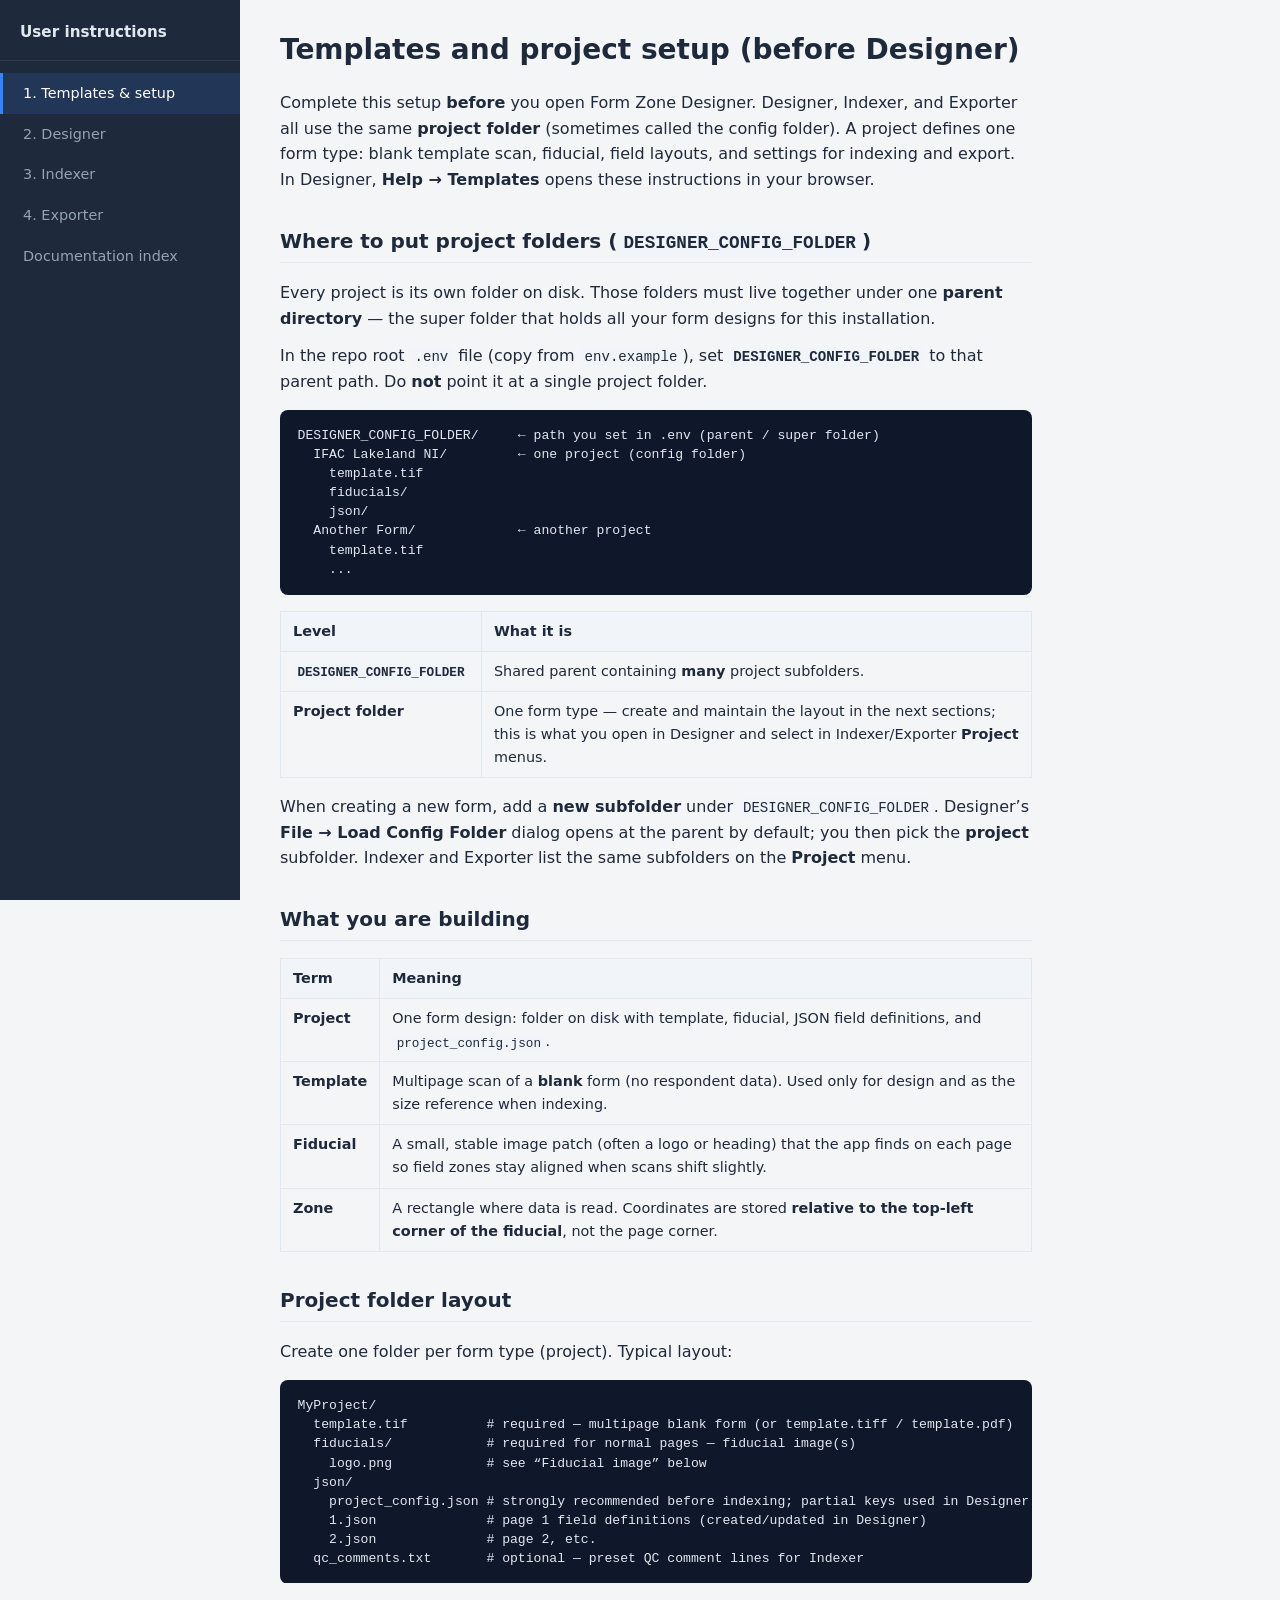
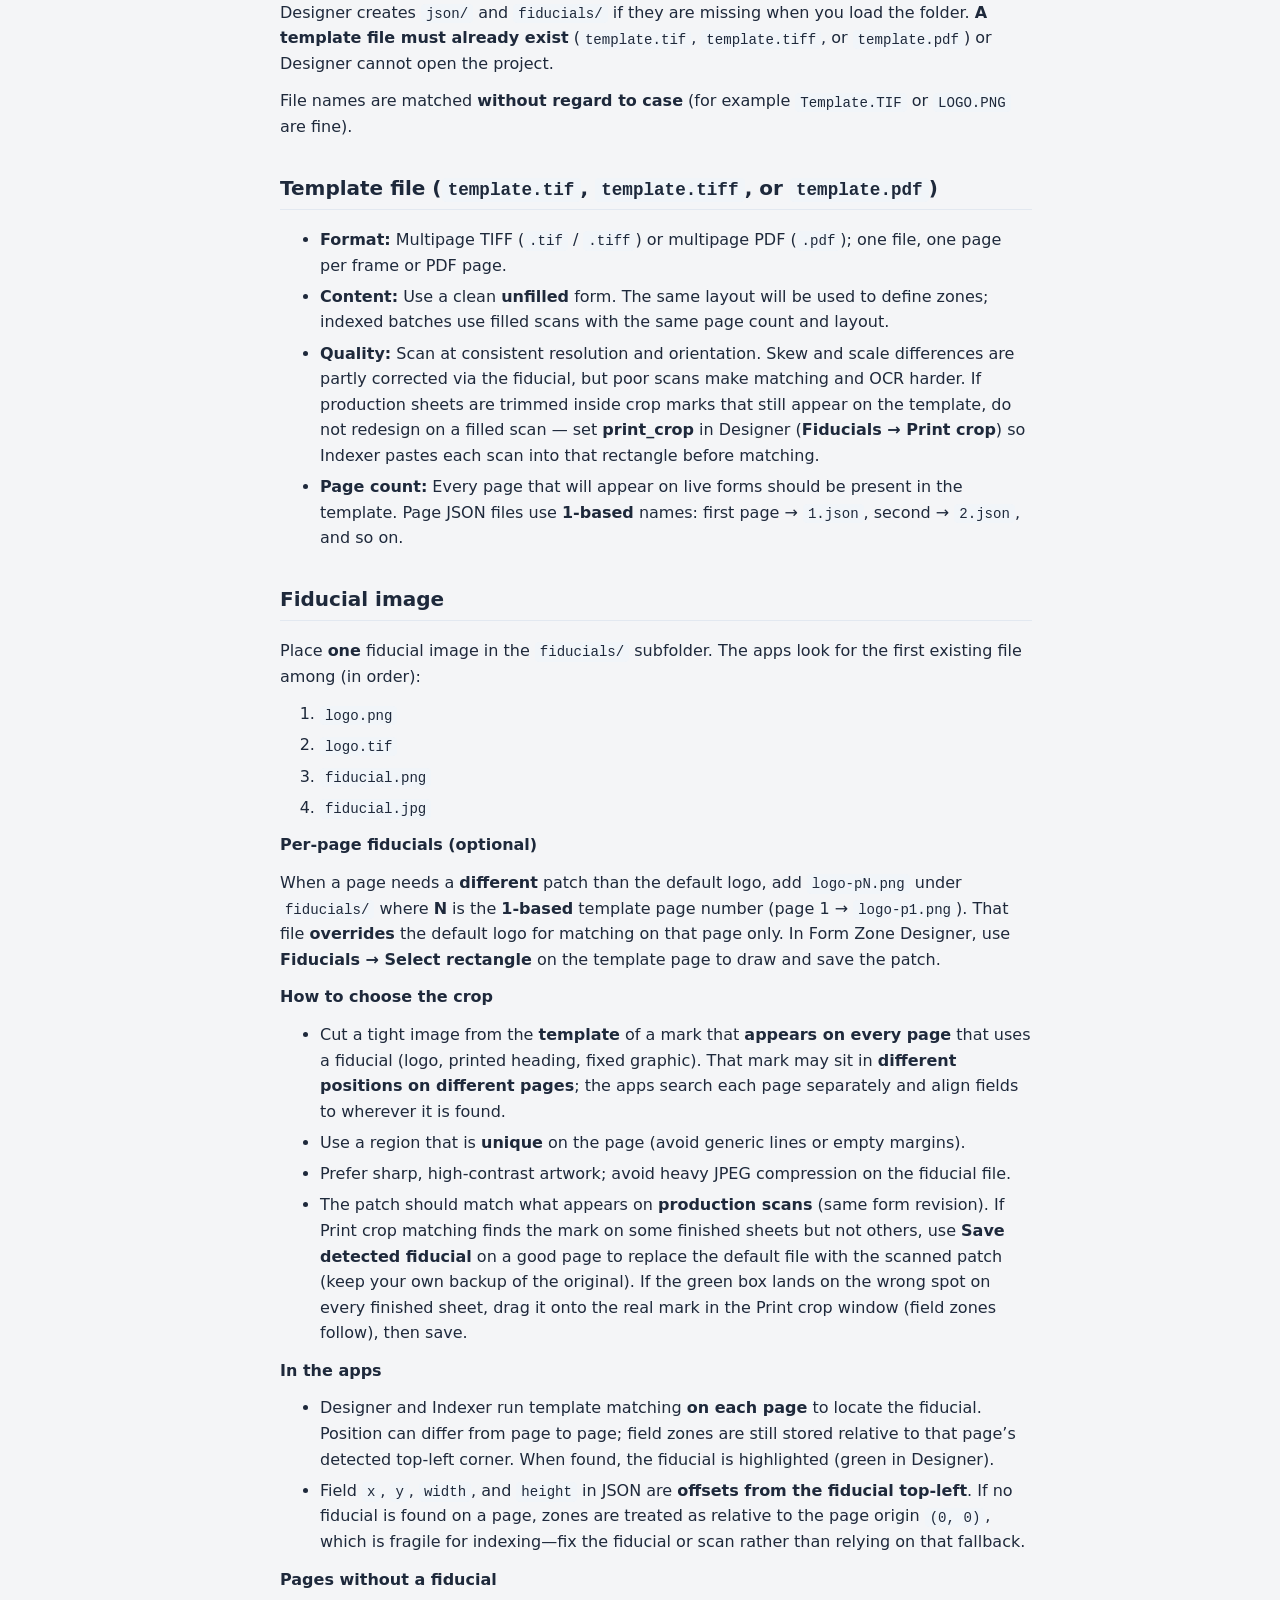
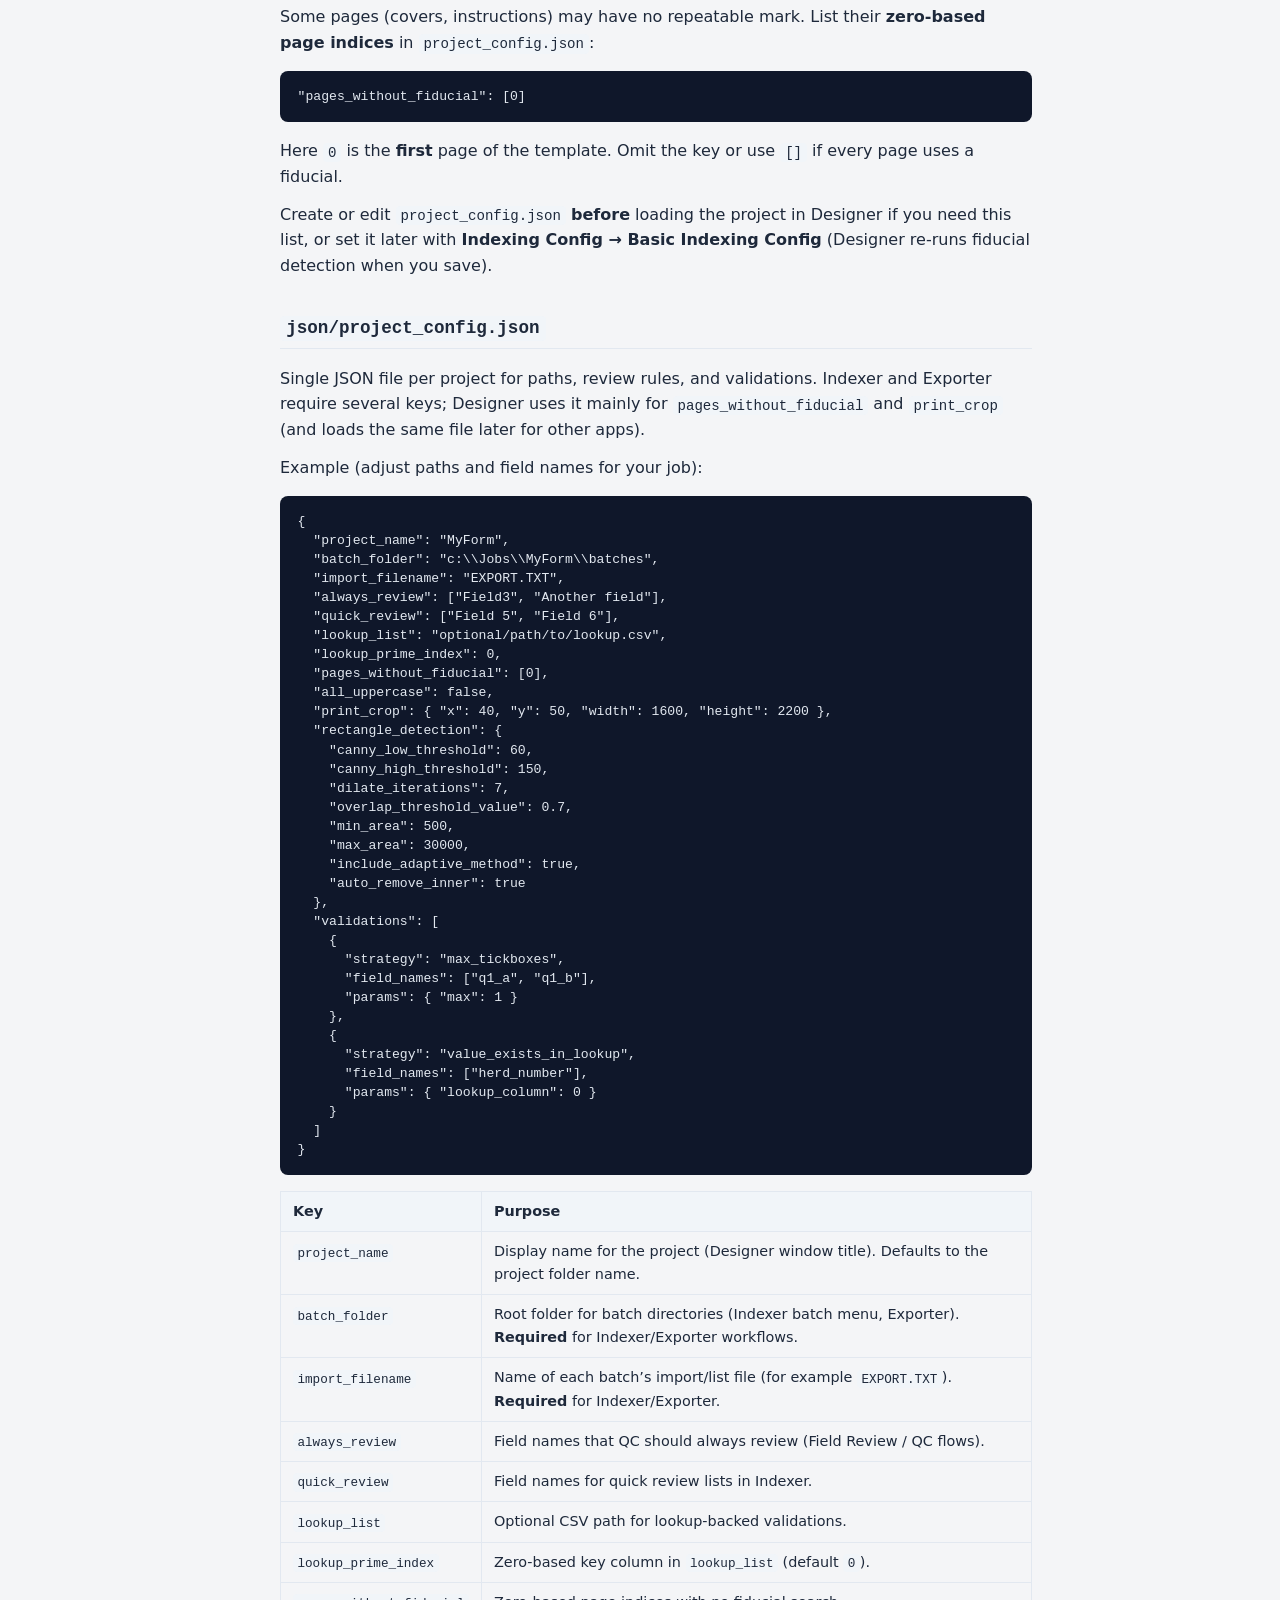
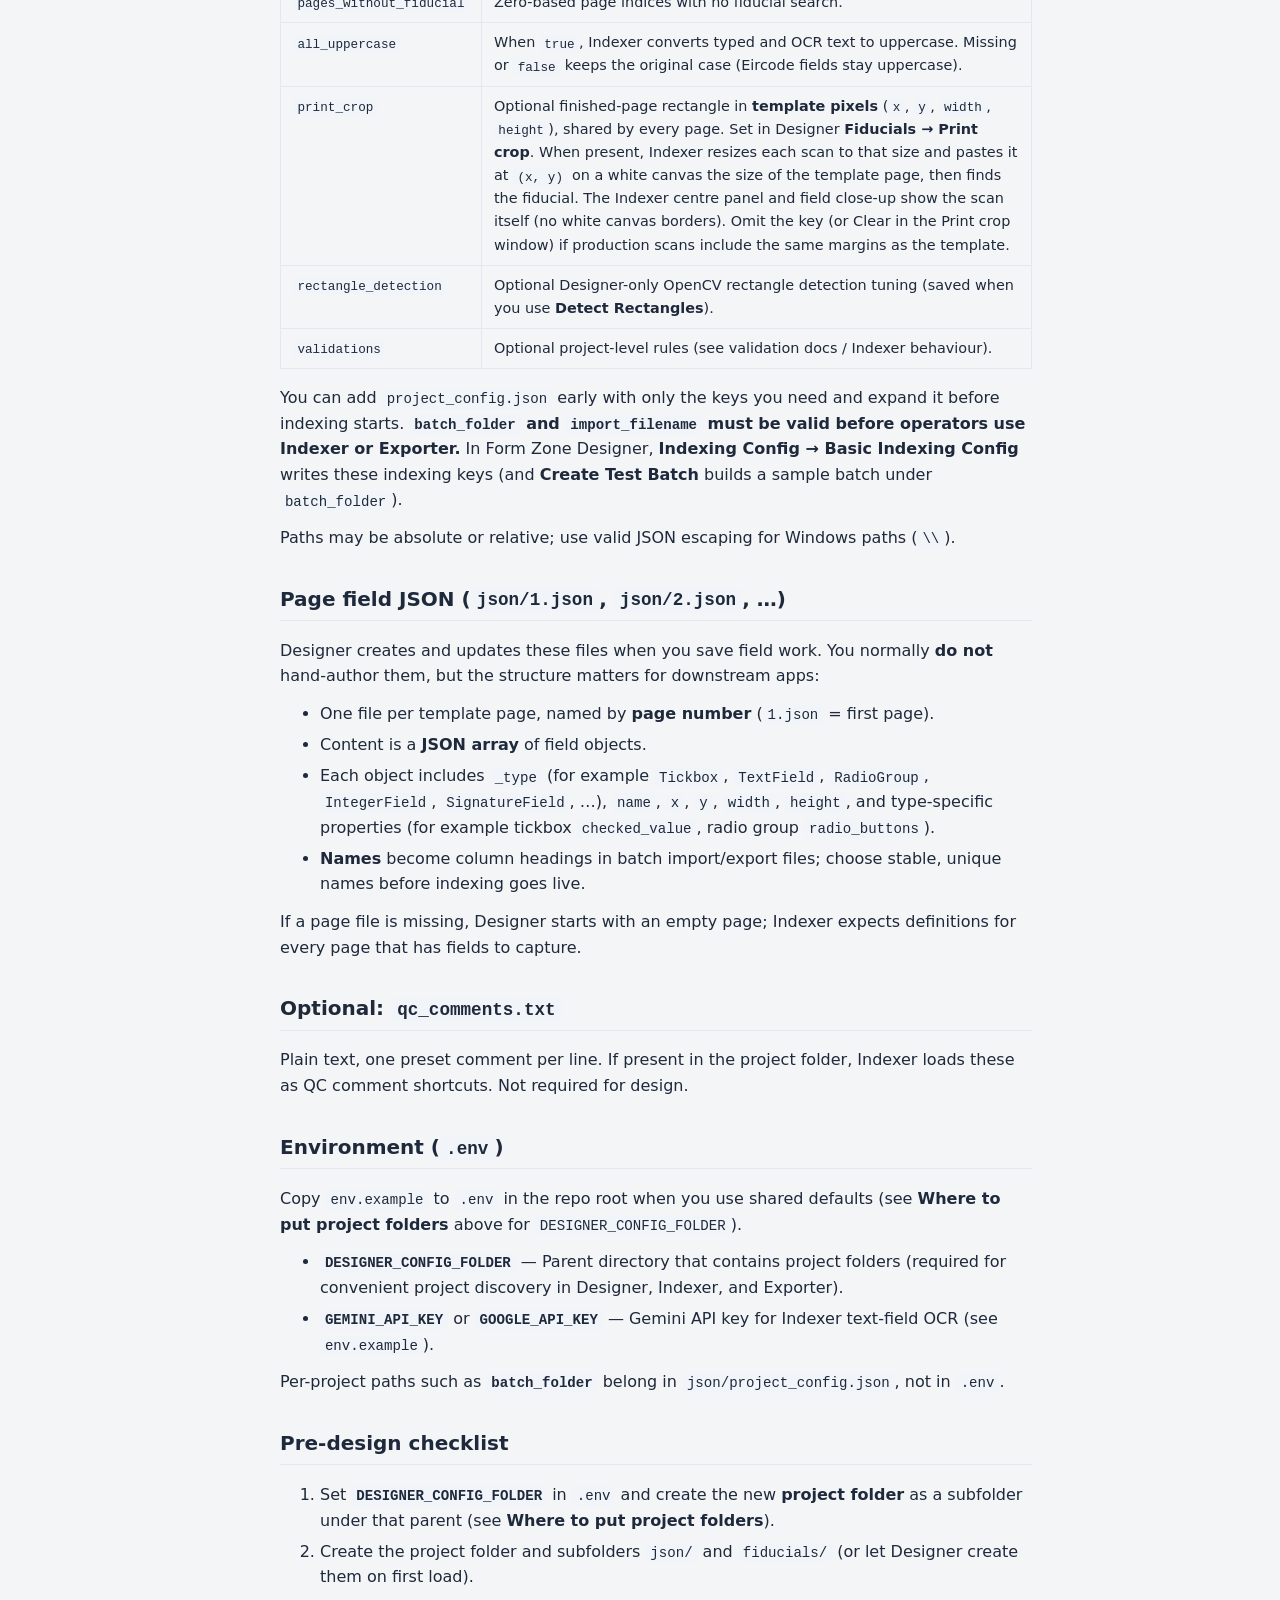
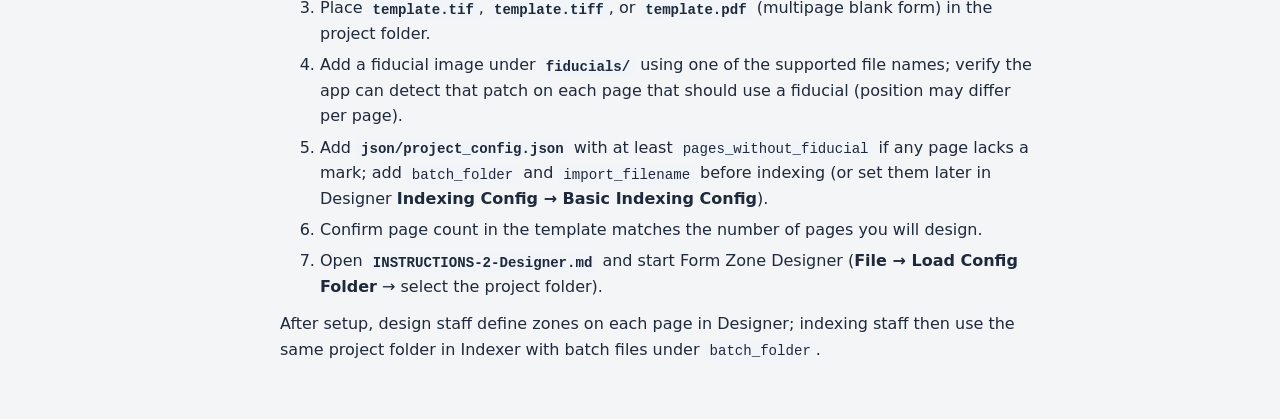
<file: USER_INSTRUCTIONS/html/templates.html>
<!DOCTYPE html>
<html lang="en">
<head>
  <meta charset="utf-8">
  <meta name="viewport" content="width=device-width, initial-scale=1">
  <title>Templates and project setup (before Designer) — Form indexing suite</title>
  <link rel="stylesheet" href="styles.css">
</head>
<body>
  <nav class="sidebar" aria-label="Instructions">
    <div class="sidebar-brand">User instructions</div>
    <ul class="nav-list">
        <li><a href="templates.html" class="active">1. Templates &amp; setup</a></li>
        <li><a href="designer.html" class="">2. Designer</a></li>
        <li><a href="indexer.html" class="">3. Indexer</a></li>
        <li><a href="exporter.html" class="">4. Exporter</a></li>
        <li><a href="agents.html" class="">Documentation index</a></li>
    </ul>
  </nav>
  <main class="content">
    <article class="doc">
<h1>Templates and project setup (before Designer)</h1>
<p>Complete this setup <strong>before</strong> you open Form Zone Designer. Designer, Indexer, and Exporter all use the same <strong>project folder</strong> (sometimes called the config folder). A project defines one form type: blank template scan, fiducial, field layouts, and settings for indexing and export. In Designer, <strong>Help → Templates</strong> opens these instructions in your browser.</p>
<h2>Where to put project folders (<code>DESIGNER_CONFIG_FOLDER</code>)</h2>
<p>Every project is its own folder on disk. Those folders must live together under one <strong>parent directory</strong> — the super folder that holds all your form designs for this installation.</p>
<p>In the repo root <code>.env</code> file (copy from <code>env.example</code>), set <strong><code>DESIGNER_CONFIG_FOLDER</code></strong> to that parent path. Do <strong>not</strong> point it at a single project folder.</p>
<pre><code class="language-text">DESIGNER_CONFIG_FOLDER/     ← path you set in .env (parent / super folder)
  IFAC Lakeland NI/         ← one project (config folder)
    template.tif
    fiducials/
    json/
  Another Form/             ← another project
    template.tif
    ...
</code></pre>
<table>
<thead>
<tr>
<th>Level</th>
<th>What it is</th>
</tr>
</thead>
<tbody>
<tr>
<td><strong><code>DESIGNER_CONFIG_FOLDER</code></strong></td>
<td>Shared parent containing <strong>many</strong> project subfolders.</td>
</tr>
<tr>
<td><strong>Project folder</strong></td>
<td>One form type — create and maintain the layout in the next sections; this is what you open in Designer and select in Indexer/Exporter <strong>Project</strong> menus.</td>
</tr>
</tbody>
</table>
<p>When creating a new form, add a <strong>new subfolder</strong> under <code>DESIGNER_CONFIG_FOLDER</code>. Designer’s <strong>File → Load Config Folder</strong> dialog opens at the parent by default; you then pick the <strong>project</strong> subfolder. Indexer and Exporter list the same subfolders on the <strong>Project</strong> menu.</p>
<h2>What you are building</h2>
<table>
<thead>
<tr>
<th>Term</th>
<th>Meaning</th>
</tr>
</thead>
<tbody>
<tr>
<td><strong>Project</strong></td>
<td>One form design: folder on disk with template, fiducial, JSON field definitions, and <code>project_config.json</code>.</td>
</tr>
<tr>
<td><strong>Template</strong></td>
<td>Multipage scan of a <strong>blank</strong> form (no respondent data). Used only for design and as the size reference when indexing.</td>
</tr>
<tr>
<td><strong>Fiducial</strong></td>
<td>A small, stable image patch (often a logo or heading) that the app finds on each page so field zones stay aligned when scans shift slightly.</td>
</tr>
<tr>
<td><strong>Zone</strong></td>
<td>A rectangle where data is read. Coordinates are stored <strong>relative to the top-left corner of the fiducial</strong>, not the page corner.</td>
</tr>
</tbody>
</table>
<h2>Project folder layout</h2>
<p>Create one folder per form type (project). Typical layout:</p>
<pre><code class="language-text">MyProject/
  template.tif          # required — multipage blank form (or template.tiff / template.pdf)
  fiducials/            # required for normal pages — fiducial image(s)
    logo.png            # see “Fiducial image” below
  json/
    project_config.json # strongly recommended before indexing; partial keys used in Designer
    1.json              # page 1 field definitions (created/updated in Designer)
    2.json              # page 2, etc.
  qc_comments.txt       # optional — preset QC comment lines for Indexer
</code></pre>
<p>Designer creates <code>json/</code> and <code>fiducials/</code> if they are missing when you load the folder. <strong>A template file must already exist</strong> (<code>template.tif</code>, <code>template.tiff</code>, or <code>template.pdf</code>) or Designer cannot open the project.</p>
<p>File names are matched <strong>without regard to case</strong> (for example <code>Template.TIF</code> or <code>LOGO.PNG</code> are fine).</p>
<h2>Template file (<code>template.tif</code>, <code>template.tiff</code>, or <code>template.pdf</code>)</h2>
<ul>
<li><strong>Format:</strong> Multipage TIFF (<code>.tif</code> / <code>.tiff</code>) or multipage PDF (<code>.pdf</code>); one file, one page per frame or PDF page.</li>
<li><strong>Content:</strong> Use a clean <strong>unfilled</strong> form. The same layout will be used to define zones; indexed batches use filled scans with the same page count and layout.</li>
<li><strong>Quality:</strong> Scan at consistent resolution and orientation. Skew and scale differences are partly corrected via the fiducial, but poor scans make matching and OCR harder. If production sheets are trimmed inside crop marks that still appear on the template, do not redesign on a filled scan — set <strong>print_crop</strong> in Designer (<strong>Fiducials → Print crop</strong>) so Indexer pastes each scan into that rectangle before matching.</li>
<li><strong>Page count:</strong> Every page that will appear on live forms should be present in the template. Page JSON files use <strong>1-based</strong> names: first page → <code>1.json</code>, second → <code>2.json</code>, and so on.</li>
</ul>
<h2>Fiducial image</h2>
<p>Place <strong>one</strong> fiducial image in the <code>fiducials/</code> subfolder. The apps look for the first existing file among (in order):</p>
<ol>
<li><code>logo.png</code></li>
<li><code>logo.tif</code></li>
<li><code>fiducial.png</code></li>
<li><code>fiducial.jpg</code></li>
</ol>
<p><strong>Per-page fiducials (optional)</strong></p>
<p>When a page needs a <strong>different</strong> patch than the default logo, add <code>logo-pN.png</code> under <code>fiducials/</code> where <strong>N</strong> is the <strong>1-based</strong> template page number (page 1 → <code>logo-p1.png</code>). That file <strong>overrides</strong> the default logo for matching on that page only. In Form Zone Designer, use <strong>Fiducials → Select rectangle</strong> on the template page to draw and save the patch.</p>
<p><strong>How to choose the crop</strong></p>
<ul>
<li>Cut a tight image from the <strong>template</strong> of a mark that <strong>appears on every page</strong> that uses a fiducial (logo, printed heading, fixed graphic). That mark may sit in <strong>different positions on different pages</strong>; the apps search each page separately and align fields to wherever it is found.</li>
<li>Use a region that is <strong>unique</strong> on the page (avoid generic lines or empty margins).</li>
<li>Prefer sharp, high-contrast artwork; avoid heavy JPEG compression on the fiducial file.</li>
<li>The patch should match what appears on <strong>production scans</strong> (same form revision). If Print crop matching finds the mark on some finished sheets but not others, use <strong>Save detected fiducial</strong> on a good page to replace the default file with the scanned patch (keep your own backup of the original). If the green box lands on the wrong spot on every finished sheet, drag it onto the real mark in the Print crop window (field zones follow), then save.</li>
</ul>
<p><strong>In the apps</strong></p>
<ul>
<li>Designer and Indexer run template matching <strong>on each page</strong> to locate the fiducial. Position can differ from page to page; field zones are still stored relative to that page’s detected top-left corner. When found, the fiducial is highlighted (green in Designer).</li>
<li>Field <code>x</code>, <code>y</code>, <code>width</code>, and <code>height</code> in JSON are <strong>offsets from the fiducial top-left</strong>. If no fiducial is found on a page, zones are treated as relative to the page origin <code>(0, 0)</code>, which is fragile for indexing—fix the fiducial or scan rather than relying on that fallback.</li>
</ul>
<p><strong>Pages without a fiducial</strong></p>
<p>Some pages (covers, instructions) may have no repeatable mark. List their <strong>zero-based page indices</strong> in <code>project_config.json</code>:</p>
<pre><code class="language-json">&quot;pages_without_fiducial&quot;: [0]
</code></pre>
<p>Here <code>0</code> is the <strong>first</strong> page of the template. Omit the key or use <code>[]</code> if every page uses a fiducial.</p>
<p>Create or edit <code>project_config.json</code> <strong>before</strong> loading the project in Designer if you need this list, or set it later with <strong>Indexing Config → Basic Indexing Config</strong> (Designer re-runs fiducial detection when you save).</p>
<h2><code>json/project_config.json</code></h2>
<p>Single JSON file per project for paths, review rules, and validations. Indexer and Exporter require several keys; Designer uses it mainly for <code>pages_without_fiducial</code> and <code>print_crop</code> (and loads the same file later for other apps).</p>
<p>Example (adjust paths and field names for your job):</p>
<pre><code class="language-json">{
  &quot;project_name&quot;: &quot;MyForm&quot;,
  &quot;batch_folder&quot;: &quot;c:\\Jobs\\MyForm\\batches&quot;,
  &quot;import_filename&quot;: &quot;EXPORT.TXT&quot;,
  &quot;always_review&quot;: [&quot;Field3&quot;, &quot;Another field&quot;],
  &quot;quick_review&quot;: [&quot;Field 5&quot;, &quot;Field 6&quot;],
  &quot;lookup_list&quot;: &quot;optional/path/to/lookup.csv&quot;,
  &quot;lookup_prime_index&quot;: 0,
  &quot;pages_without_fiducial&quot;: [0],
  &quot;all_uppercase&quot;: false,
  &quot;print_crop&quot;: { &quot;x&quot;: 40, &quot;y&quot;: 50, &quot;width&quot;: 1600, &quot;height&quot;: 2200 },
  &quot;rectangle_detection&quot;: {
    &quot;canny_low_threshold&quot;: 60,
    &quot;canny_high_threshold&quot;: 150,
    &quot;dilate_iterations&quot;: 7,
    &quot;overlap_threshold_value&quot;: 0.7,
    &quot;min_area&quot;: 500,
    &quot;max_area&quot;: 30000,
    &quot;include_adaptive_method&quot;: true,
    &quot;auto_remove_inner&quot;: true
  },
  &quot;validations&quot;: [
    {
      &quot;strategy&quot;: &quot;max_tickboxes&quot;,
      &quot;field_names&quot;: [&quot;q1_a&quot;, &quot;q1_b&quot;],
      &quot;params&quot;: { &quot;max&quot;: 1 }
    },
    {
      &quot;strategy&quot;: &quot;value_exists_in_lookup&quot;,
      &quot;field_names&quot;: [&quot;herd_number&quot;],
      &quot;params&quot;: { &quot;lookup_column&quot;: 0 }
    }
  ]
}
</code></pre>
<table>
<thead>
<tr>
<th>Key</th>
<th>Purpose</th>
</tr>
</thead>
<tbody>
<tr>
<td><code>project_name</code></td>
<td>Display name for the project (Designer window title). Defaults to the project folder name.</td>
</tr>
<tr>
<td><code>batch_folder</code></td>
<td>Root folder for batch directories (Indexer batch menu, Exporter). <strong>Required</strong> for Indexer/Exporter workflows.</td>
</tr>
<tr>
<td><code>import_filename</code></td>
<td>Name of each batch’s import/list file (for example <code>EXPORT.TXT</code>). <strong>Required</strong> for Indexer/Exporter.</td>
</tr>
<tr>
<td><code>always_review</code></td>
<td>Field names that QC should always review (Field Review / QC flows).</td>
</tr>
<tr>
<td><code>quick_review</code></td>
<td>Field names for quick review lists in Indexer.</td>
</tr>
<tr>
<td><code>lookup_list</code></td>
<td>Optional CSV path for lookup-backed validations.</td>
</tr>
<tr>
<td><code>lookup_prime_index</code></td>
<td>Zero-based key column in <code>lookup_list</code> (default <code>0</code>).</td>
</tr>
<tr>
<td><code>pages_without_fiducial</code></td>
<td>Zero-based page indices with no fiducial search.</td>
</tr>
<tr>
<td><code>all_uppercase</code></td>
<td>When <code>true</code>, Indexer converts typed and OCR text to uppercase. Missing or <code>false</code> keeps the original case (Eircode fields stay uppercase).</td>
</tr>
<tr>
<td><code>print_crop</code></td>
<td>Optional finished-page rectangle in <strong>template pixels</strong> (<code>x</code>, <code>y</code>, <code>width</code>, <code>height</code>), shared by every page. Set in Designer <strong>Fiducials → Print crop</strong>. When present, Indexer resizes each scan to that size and pastes it at <code>(x, y)</code> on a white canvas the size of the template page, then finds the fiducial. The Indexer centre panel and field close-up show the scan itself (no white canvas borders). Omit the key (or Clear in the Print crop window) if production scans include the same margins as the template.</td>
</tr>
<tr>
<td><code>rectangle_detection</code></td>
<td>Optional Designer-only OpenCV rectangle detection tuning (saved when you use <strong>Detect Rectangles</strong>).</td>
</tr>
<tr>
<td><code>validations</code></td>
<td>Optional project-level rules (see validation docs / Indexer behaviour).</td>
</tr>
</tbody>
</table>
<p>You can add <code>project_config.json</code> early with only the keys you need and expand it before indexing starts. <strong><code>batch_folder</code> and <code>import_filename</code> must be valid before operators use Indexer or Exporter.</strong> In Form Zone Designer, <strong>Indexing Config → Basic Indexing Config</strong> writes these indexing keys (and <strong>Create Test Batch</strong> builds a sample batch under <code>batch_folder</code>).</p>
<p>Paths may be absolute or relative; use valid JSON escaping for Windows paths (<code>\\</code>).</p>
<h2>Page field JSON (<code>json/1.json</code>, <code>json/2.json</code>, …)</h2>
<p>Designer creates and updates these files when you save field work. You normally <strong>do not</strong> hand-author them, but the structure matters for downstream apps:</p>
<ul>
<li>One file per template page, named by <strong>page number</strong> (<code>1.json</code> = first page).</li>
<li>Content is a <strong>JSON array</strong> of field objects.</li>
<li>Each object includes <code>_type</code> (for example <code>Tickbox</code>, <code>TextField</code>, <code>RadioGroup</code>, <code>IntegerField</code>, <code>SignatureField</code>, …), <code>name</code>, <code>x</code>, <code>y</code>, <code>width</code>, <code>height</code>, and type-specific properties (for example tickbox <code>checked_value</code>, radio group <code>radio_buttons</code>).</li>
<li><strong>Names</strong> become column headings in batch import/export files; choose stable, unique names before indexing goes live.</li>
</ul>
<p>If a page file is missing, Designer starts with an empty page; Indexer expects definitions for every page that has fields to capture.</p>
<h2>Optional: <code>qc_comments.txt</code></h2>
<p>Plain text, one preset comment per line. If present in the project folder, Indexer loads these as QC comment shortcuts. Not required for design.</p>
<h2>Environment (<code>.env</code>)</h2>
<p>Copy <code>env.example</code> to <code>.env</code> in the repo root when you use shared defaults (see <strong>Where to put project folders</strong> above for <code>DESIGNER_CONFIG_FOLDER</code>).</p>
<ul>
<li><strong><code>DESIGNER_CONFIG_FOLDER</code></strong> — Parent directory that contains project folders (required for convenient project discovery in Designer, Indexer, and Exporter).</li>
<li><strong><code>GEMINI_API_KEY</code></strong> or <strong><code>GOOGLE_API_KEY</code></strong> — Gemini API key for Indexer text-field OCR (see <code>env.example</code>).</li>
</ul>
<p>Per-project paths such as <strong><code>batch_folder</code></strong> belong in <code>json/project_config.json</code>, not in <code>.env</code>.</p>
<h2>Pre-design checklist</h2>
<ol>
<li>Set <strong><code>DESIGNER_CONFIG_FOLDER</code></strong> in <code>.env</code> and create the new <strong>project folder</strong> as a subfolder under that parent (see <strong>Where to put project folders</strong>).</li>
<li>Create the project folder and subfolders <code>json/</code> and <code>fiducials/</code> (or let Designer create them on first load).</li>
<li>Place <strong><code>template.tif</code></strong>, <strong><code>template.tiff</code></strong>, or <strong><code>template.pdf</code></strong> (multipage blank form) in the project folder.</li>
<li>Add a fiducial image under <strong><code>fiducials/</code></strong> using one of the supported file names; verify the app can detect that patch on each page that should use a fiducial (position may differ per page).</li>
<li>Add <strong><code>json/project_config.json</code></strong> with at least <code>pages_without_fiducial</code> if any page lacks a mark; add <code>batch_folder</code> and <code>import_filename</code> before indexing (or set them later in Designer <strong>Indexing Config → Basic Indexing Config</strong>).</li>
<li>Confirm page count in the template matches the number of pages you will design.</li>
<li>Open <strong><code>INSTRUCTIONS-2-Designer.md</code></strong> and start Form Zone Designer (<strong>File → Load Config Folder</strong> → select the project folder).</li>
</ol>
<p>After setup, design staff define zones on each page in Designer; indexing staff then use the same project folder in Indexer with batch files under <code>batch_folder</code>.</p>
    </article>
  </main>
</body>
</html>
</file>
<file: USER_INSTRUCTIONS/html/styles.css>
:root {
  --sidebar-width: 240px;
  --bg: #f4f5f7;
  --sidebar-bg: #1e293b;
  --sidebar-text: #e2e8f0;
  --sidebar-muted: #94a3b8;
  --sidebar-active: #3b82f6;
  --content-bg: #ffffff;
  --text: #1e293b;
  --border: #e2e8f0;
  --code-bg: #f1f5f9;
  --todo-color: #64748b;
}

*,
*::before,
*::after {
  box-sizing: border-box;
}

html {
  font-size: 16px;
  line-height: 1.6;
}

body {
  margin: 0;
  font-family: system-ui, -apple-system, "Segoe UI", Roboto, sans-serif;
  color: var(--text);
  background: var(--bg);
  display: flex;
  min-height: 100vh;
}

.sidebar {
  position: fixed;
  top: 0;
  left: 0;
  width: var(--sidebar-width);
  height: 100vh;
  background: var(--sidebar-bg);
  color: var(--sidebar-text);
  padding: 1.25rem 0;
  overflow-y: auto;
  flex-shrink: 0;
}

.sidebar-brand {
  font-weight: 600;
  font-size: 0.95rem;
  padding: 0 1.25rem 1rem;
  border-bottom: 1px solid rgba(255, 255, 255, 0.08);
  margin-bottom: 0.75rem;
}

.nav-list {
  list-style: none;
  margin: 0;
  padding: 0;
}

.nav-list a {
  display: block;
  padding: 0.55rem 1.25rem;
  color: var(--sidebar-muted);
  text-decoration: none;
  font-size: 0.9rem;
  border-left: 3px solid transparent;
}

.nav-list a:hover {
  color: var(--sidebar-text);
  background: rgba(255, 255, 255, 0.05);
}

.nav-list a.active {
  color: #fff;
  background: rgba(59, 130, 246, 0.15);
  border-left-color: var(--sidebar-active);
  font-weight: 500;
}

.content {
  margin-left: var(--sidebar-width);
  flex: 1;
  padding: 2rem 2.5rem 3rem;
  max-width: 52rem;
}

.doc h1 {
  font-size: 1.75rem;
  margin-top: 0;
  line-height: 1.25;
}

.doc h2 {
  font-size: 1.25rem;
  margin-top: 2rem;
  padding-bottom: 0.35rem;
  border-bottom: 1px solid var(--border);
}

.doc h3 {
  font-size: 1.05rem;
  margin-top: 1.5rem;
}

.doc p,
.doc ul,
.doc ol {
  margin: 0.75rem 0;
}

.doc li {
  margin: 0.35rem 0;
}

.doc table {
  width: 100%;
  border-collapse: collapse;
  font-size: 0.9rem;
  margin: 1rem 0;
}

.doc th,
.doc td {
  border: 1px solid var(--border);
  padding: 0.5rem 0.75rem;
  text-align: left;
  vertical-align: top;
}

.doc th {
  background: var(--code-bg);
  font-weight: 600;
}

.doc code {
  font-family: ui-monospace, "Cascadia Code", Consolas, monospace;
  font-size: 0.88em;
  background: var(--code-bg);
  padding: 0.12em 0.35em;
  border-radius: 4px;
}

.doc pre {
  background: #0f172a;
  color: #e2e8f0;
  padding: 1rem 1.1rem;
  border-radius: 8px;
  overflow-x: auto;
  font-size: 0.82rem;
  line-height: 1.45;
  margin: 1rem 0;
}

.doc pre code {
  background: none;
  padding: 0;
  color: inherit;
  font-size: inherit;
}

.doc strong {
  font-weight: 600;
}

.doc .todo {
  font-size: 1.25rem;
  color: var(--todo-color);
  font-style: italic;
  margin-top: 2rem;
}

@media (max-width: 768px) {
  body {
    flex-direction: column;
  }

  .sidebar {
    position: relative;
    width: 100%;
    height: auto;
  }

  .content {
    margin-left: 0;
    padding: 1.25rem;
  }
}
</file>
